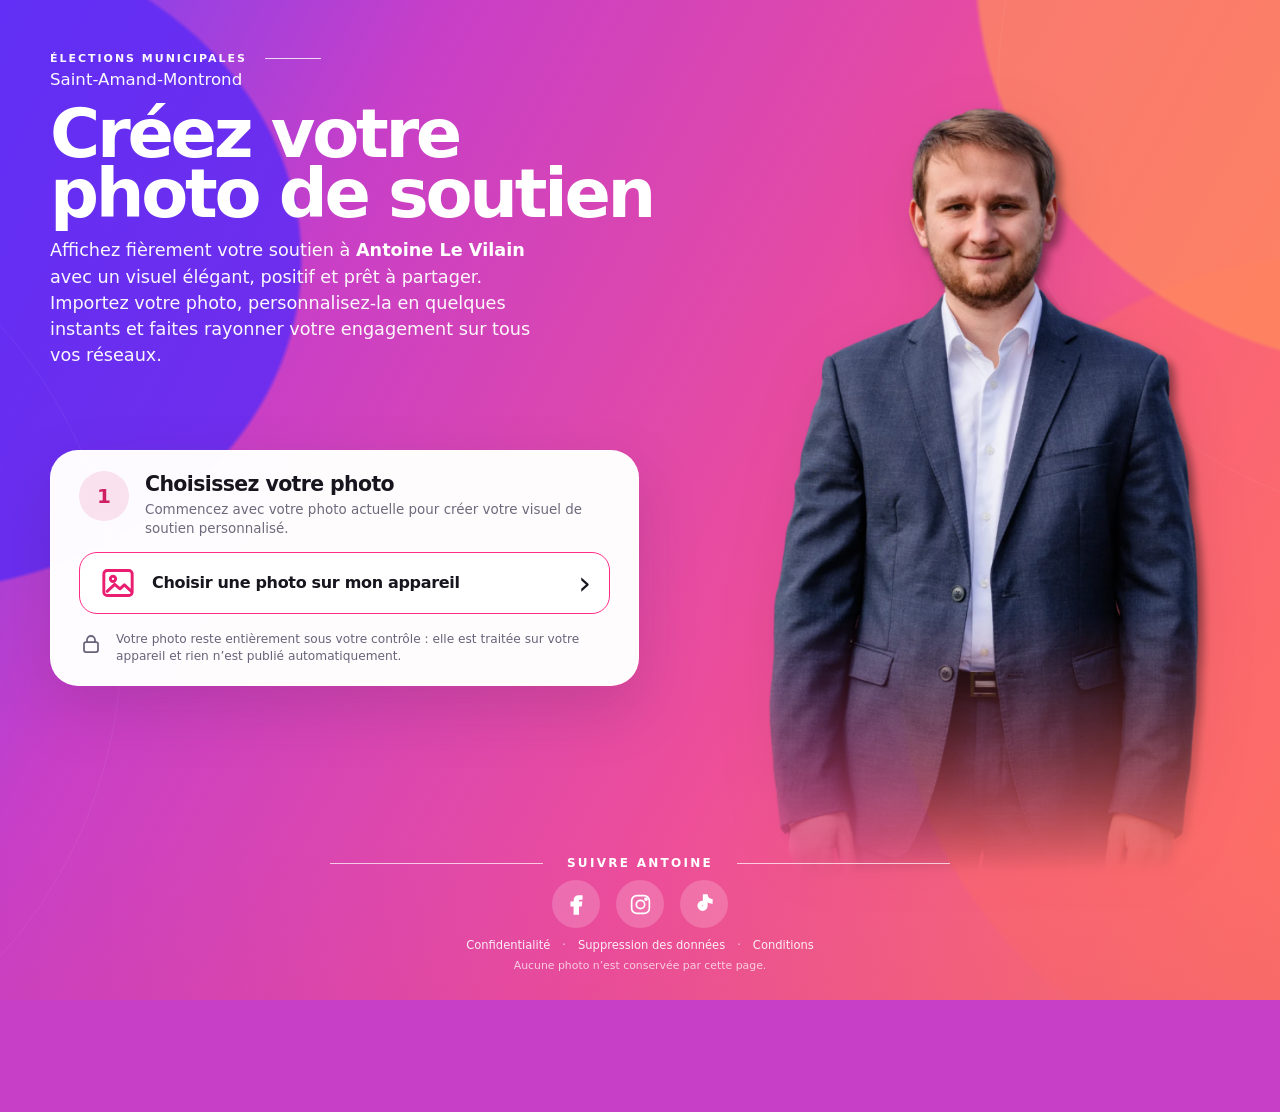
<file: index.html>
<!doctype html>
<html lang="fr">
<head>
  <meta charset="utf-8">
  <meta name="viewport" content="width=device-width, initial-scale=1, viewport-fit=cover">
  <meta name="theme-color" content="#c9409d">
  <meta name="description" content="Soutenez Antoine Le Vilain grâce à votre photo de profil. Ajoutez votre photo, personnalisez votre visuel en quelques secondes et partagez fièrement votre engagement à Saint-Amand-Montrond.">
  <title>Créez votre photo de soutien • Antoine Le Vilain • Saint-Amand-Montrond</title>
  <link rel="canonical" href="https://jevoteantoinelevilain.github.io/photo-profil/">
  <meta property="og:site_name" content="Antoine Le Vilain">
  <meta property="og:locale" content="fr_FR">
  <meta property="og:type" content="website">
  <meta property="og:title" content="Antoine Le Vilain — Photo de soutien">
  <meta property="og:description" content="Ajoutez votre photo de profil pour créer un visuel personnalisé et partagez un soutien fort à Antoine Le Vilain pour les élections municipales à Saint-Amand-Montrond.">
  <meta property="og:url" content="https://jevoteantoinelevilain.github.io/photo-profil/">
  <meta property="og:image" content="https://jevoteantoinelevilain.github.io/photo-profil/assets/share-preview-saint-amand-v36.png">
  <meta property="og:image:secure_url" content="https://jevoteantoinelevilain.github.io/photo-profil/assets/share-preview-saint-amand-v36.png">
  <meta property="og:image:type" content="image/png">
  <meta property="og:image:width" content="1200">
  <meta property="og:image:height" content="630">
  <meta property="og:image:alt" content="Visuel de partage Antoine Le Vilain pour les élections municipales à Saint-Amand-Montrond">
  <meta name="twitter:card" content="summary_large_image">
  <meta name="twitter:title" content="Antoine Le Vilain — Photo de soutien">
  <meta name="twitter:description" content="Ajoutez votre photo de profil pour créer un visuel personnalisé et partagez un soutien fort à Antoine Le Vilain pour les élections municipales à Saint-Amand-Montrond.">
  <meta name="twitter:image" content="https://jevoteantoinelevilain.github.io/photo-profil/assets/share-preview-saint-amand-v36.png">
  <link rel="icon" type="image/png" href="./assets/favicon-saint-amand-v36.png?v=36">
  <link rel="shortcut icon" href="./assets/favicon-saint-amand-v36.png?v=36">
  <link rel="apple-touch-icon" href="./assets/favicon-saint-amand-v36.png?v=36">
  <link rel="stylesheet" href="./css/style.css?v=28">
  <link rel="stylesheet" href="./css/mobile.css?v=28" media="(max-width: 700px)">
</head>
<body class="landing-page">
  <div id="fb-root"></div>

  <main>
    <section class="top-stage" aria-labelledby="heroTitle">
      <div class="hero-copy">
        <p class="eyebrow">Élections municipales</p>
        <p class="hero-context">Saint-Amand-Montrond</p>

        <h1 id="heroTitle"><span>Créez votre</span><span>photo de soutien</span></h1>

        <p class="lead">
          Affichez fièrement votre soutien à <strong>Antoine Le Vilain</strong> avec un visuel élégant, positif et prêt à partager.
          Importez votre photo, personnalisez-la en quelques instants et faites rayonner votre engagement sur tous vos réseaux.
        </p>
      </div>

      <div class="candidate-visual" aria-hidden="true">
        <picture>
          <source srcset="./assets/antoine-portrait.webp?v=18" type="image/webp">
          <img
            src="./assets/antoine-portrait.png?v=18"
            width="1080"
            height="1920"
            alt=""
            loading="eager"
            fetchpriority="high"
            decoding="async"
          >
        </picture>
      </div>

      <section class="source-card" id="sourceSection" aria-labelledby="sourceTitle">
        <div class="section-heading">
          <span class="step">1</span>
          <div>
            <h2 id="sourceTitle">Choisissez votre photo</h2>
            <p>Commencez avec votre photo actuelle pour créer votre visuel de soutien personnalisé.</p>
          </div>
        </div>

        <div class="action-stack">
<label class="button button-secondary" for="fileInput">
            <span class="button-icon image-icon" aria-hidden="true">
              <svg viewBox="0 0 24 24">
                <rect x="3.5" y="4.5" width="17" height="15" rx="2"></rect>
                <circle cx="9" cy="9.5" r="1.6"></circle>
                <path d="M5.5 17l4.5-4.2 3.2 2.7 2.6-2.4 4.2 3.9"></path>
              </svg>
            </span>
            <span class="button-label">Choisir une photo sur mon appareil</span>
            <span class="button-arrow" aria-hidden="true">›</span>
          </label>

          <input class="visually-hidden" id="fileInput" type="file" accept="image/jpeg,image/png,image/webp,image/*">
        </div>

        <div class="notice" id="uploadNotice" hidden></div>

        <div class="privacy-note">
          <span class="lock-icon" aria-hidden="true">
            <svg viewBox="0 0 24 24">
              <rect x="5" y="10" width="14" height="10" rx="2"></rect>
              <path d="M8 10V7.8A4 4 0 0 1 12 4a4 4 0 0 1 4 3.8V10"></path>
            </svg>
          </span>
          <p>Votre photo reste entièrement sous votre contrôle : elle est traitée sur votre appareil et rien n’est publié automatiquement.</p>
        </div>
      </section>
    </section>

    <section class="workflow" aria-label="Création du visuel">
      <section class="stage-section" id="editorSection" aria-labelledby="editorTitle" hidden>
        <div class="section-heading section-heading-light">
          <span class="step step-light">2</span>
          <div>
            <h2 id="editorTitle">Ajustez votre photo</h2>
            <p>Déplacez votre image et utilisez le zoom pour obtenir le cadrage souhaité.</p>
          </div>
        </div>

        <div class="canvas-wrap">
          <canvas id="editorCanvas" width="1080" height="1080" aria-label="Éditeur de photo"></canvas>
        </div>

        <div class="controls controls-light">
          <label for="zoomRange">Zoom</label>
          <input id="zoomRange" type="range" min="1" max="3" value="1" step="0.01">
        </div>

        <div class="button-row">
          <button class="button button-soft" id="resetButton" type="button">Recentrer</button>
          <button class="button button-white" id="generateButton" type="button">
            <span class="button-label">Créer ma photo de soutien</span>
          </button>
        </div>
      </section>

      <section class="stage-section" id="resultSection" aria-labelledby="resultTitle" hidden>
        <div class="section-heading section-heading-light">
          <span class="step step-light">3</span>
          <div>
            <h2 id="resultTitle">Votre photo de soutien est prête</h2>
            <p>Enregistrez votre visuel et partagez-le librement sur vos réseaux.</p>
          </div>
        </div>

        <img id="resultImage" class="result-image" alt="Visuel généré">

        <div class="action-stack result-actions">
          <a class="button button-white result-primary-action" id="facebookOpenButton" href="https://www.facebook.com/me" target="_blank" rel="noopener noreferrer">Ouvrir Facebook</a>
          <button class="button button-soft" id="shareButton" type="button" hidden>Partager ma photo</button>
          <a class="button button-soft" id="downloadButton" download="photo-profil-antoine-le-vilain.jpg">Enregistrer ma photo</a>
        </div>

        <div class="instructions">
          <strong>Pour l’utiliser comme photo de profil Facebook :</strong>
          <ol>
            <li>Enregistrez l’image.</li>
            <li>Ouvrez votre profil Facebook.</li>
            <li>Choisissez « Modifier la photo de profil ».</li>
            <li>Sélectionnez le visuel généré puis validez.</li>
          </ol>
        </div>
      </section>
    </section>
  </main>

  <section class="friend-share-section" aria-labelledby="friendShareTitle" hidden>
    <div class="friend-share-inner">
      <div class="friend-share-icon" aria-hidden="true">
        <svg viewBox="0 0 24 24" role="presentation">
          <circle cx="18" cy="5" r="2.5"></circle>
          <circle cx="6" cy="12" r="2.5"></circle>
          <circle cx="18" cy="19" r="2.5"></circle>
          <path d="M8.2 10.8l7.6-4.5M8.2 13.2l7.6 4.5"></path>
        </svg>
      </div>

      <div class="friend-share-copy">
        <h2 id="friendShareTitle">Invitez un proche à créer sa photo de soutien</h2>
        <p>Diffusez la campagne en un geste : partagez cette page et permettez à vos proches d’afficher, eux aussi, leur soutien à Antoine Le Vilain.</p>
      </div>

      <button type="button" class="button friend-share-button" id="shareSiteButton">Inviter un proche</button>

      <p class="friend-share-feedback" id="shareSiteFeedback" role="status" aria-live="polite" hidden></p>
    </div>
  </section>

  <footer class="site-footer">
    <div class="footer-inner">
      <div class="footer-title-row" aria-hidden="true">
        <span></span><p>SUIVRE ANTOINE</p><span></span>
      </div>

      <div class="social-links" aria-label="Réseaux sociaux d’Antoine Le Vilain">
        <a class="social-button" href="https://www.facebook.com/antoinelevilain18" target="_blank" rel="noopener noreferrer" aria-label="Facebook">
          <svg viewBox="0 0 24 24" aria-hidden="true"><path d="M13.6 21v-8h2.7l.4-3h-3.1V8.1c0-.9.3-1.5 1.6-1.5H17V3.9c-.3 0-1.4-.1-2.6-.1-2.6 0-4.4 1.6-4.4 4.5V10H7v3h3v8h3.6z"/></svg>
        </a>
        <a class="social-button instagram" href="https://www.instagram.com/antoine_le_vilain/" target="_blank" rel="noopener noreferrer" aria-label="Instagram">
          <svg viewBox="0 0 24 24" aria-hidden="true"><rect x="3.5" y="3.5" width="17" height="17" rx="5"/><circle cx="12" cy="12" r="4"/><circle cx="17.3" cy="6.8" r="1"/></svg>
        </a>
        <a class="social-button" href="https://www.tiktok.com/@antoinelevilain" target="_blank" rel="noopener noreferrer" aria-label="TikTok">
          <svg viewBox="0 0 24 24" aria-hidden="true"><path d="M14.2 3v10.3a4.1 4.1 0 1 1-3.5-4.1v3a1.3 1.3 0 1 0 .5 1V3h3z"/><path d="M14.2 3c.5 2.5 2 4 4.8 4.5v3c-2-.2-3.5-.8-4.8-1.9V3z"/></svg>
        </a>
      </div>

      <nav class="legal-links" aria-label="Liens légaux">
        <a href="./privacy.html">Confidentialité</a>
        <span>·</span>
        <a href="./delete-data.html">Suppression des données</a>
        <span>·</span>
        <a href="./terms.html">Conditions</a>
      </nav>

      <p class="footer-note">Aucune photo n’est conservée par cette page.</p>
    </div>
  </footer>

  <script src="./js/config.js?v=36"></script>
  <script src="./js/editor.js?v=18"></script>
  <script src="./js/share.js?v=18"></script>
  <script src="./js/app.js?v=36"></script>
</body>
</html>
</file>
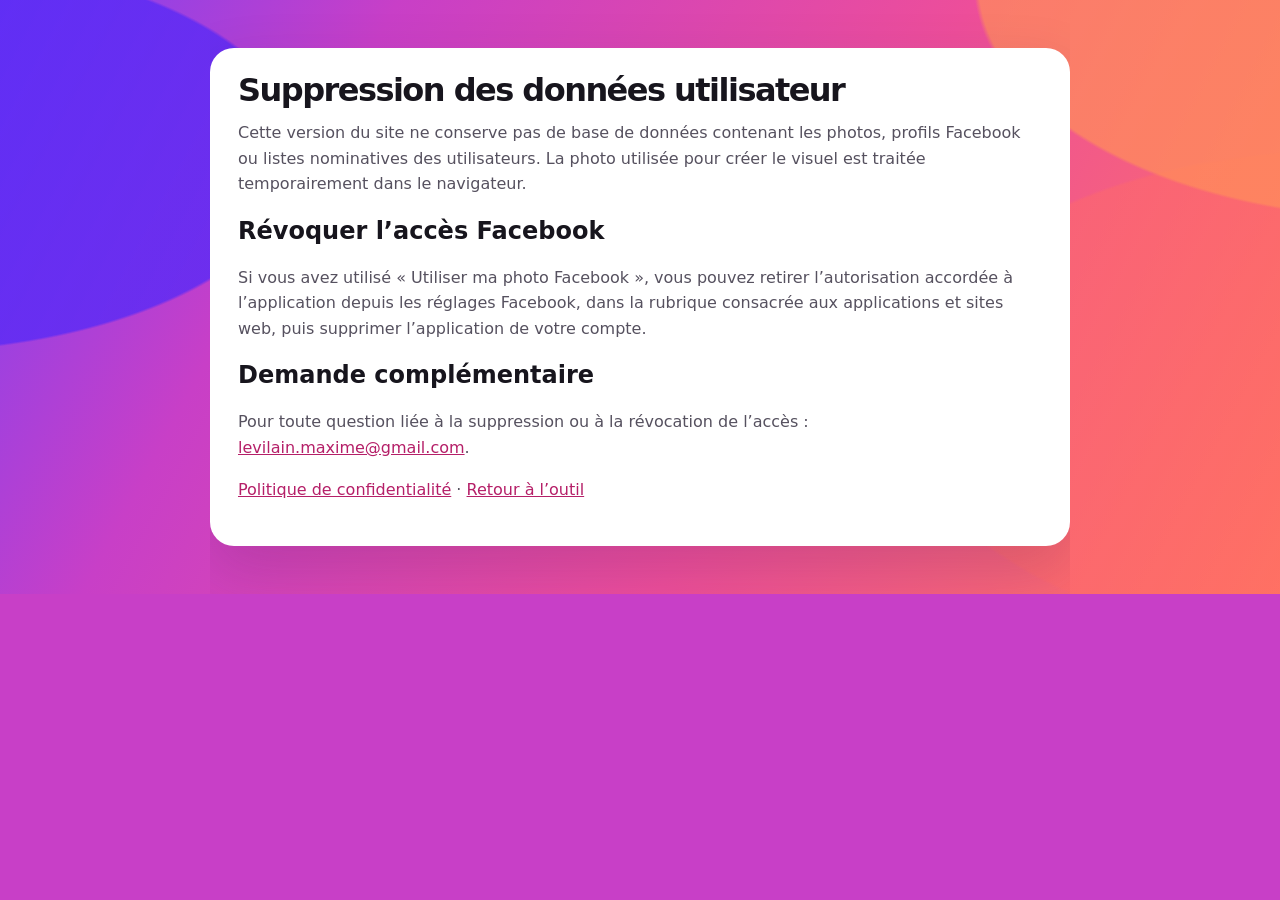
<file: delete-data.html>
<!doctype html>
<html lang="fr"><head><meta charset="utf-8"><meta name="viewport" content="width=device-width, initial-scale=1"><meta name="description" content="Instructions de suppression des données utilisateur."><title>Suppression des données utilisateur</title><link rel="stylesheet" href="./css/style.css?v=15"></head>
<body><main class="app-shell"><section class="card"><h1 style="font-size:2rem">Suppression des données utilisateur</h1><p>Cette version du site ne conserve pas de base de données contenant les photos, profils Facebook ou listes nominatives des utilisateurs. La photo utilisée pour créer le visuel est traitée temporairement dans le navigateur.</p><h2>Révoquer l’accès Facebook</h2><p>Si vous avez utilisé « Utiliser ma photo Facebook », vous pouvez retirer l’autorisation accordée à l’application depuis les réglages Facebook, dans la rubrique consacrée aux applications et sites web, puis supprimer l’application de votre compte.</p><h2>Demande complémentaire</h2><p>Pour toute question liée à la suppression ou à la révocation de l’accès : <a href="mailto:levilain.maxime@gmail.com">levilain.maxime@gmail.com</a>.</p><p><a href="./privacy.html">Politique de confidentialité</a> · <a href="./index.html">Retour à l’outil</a></p></section></main></body></html>
</file>
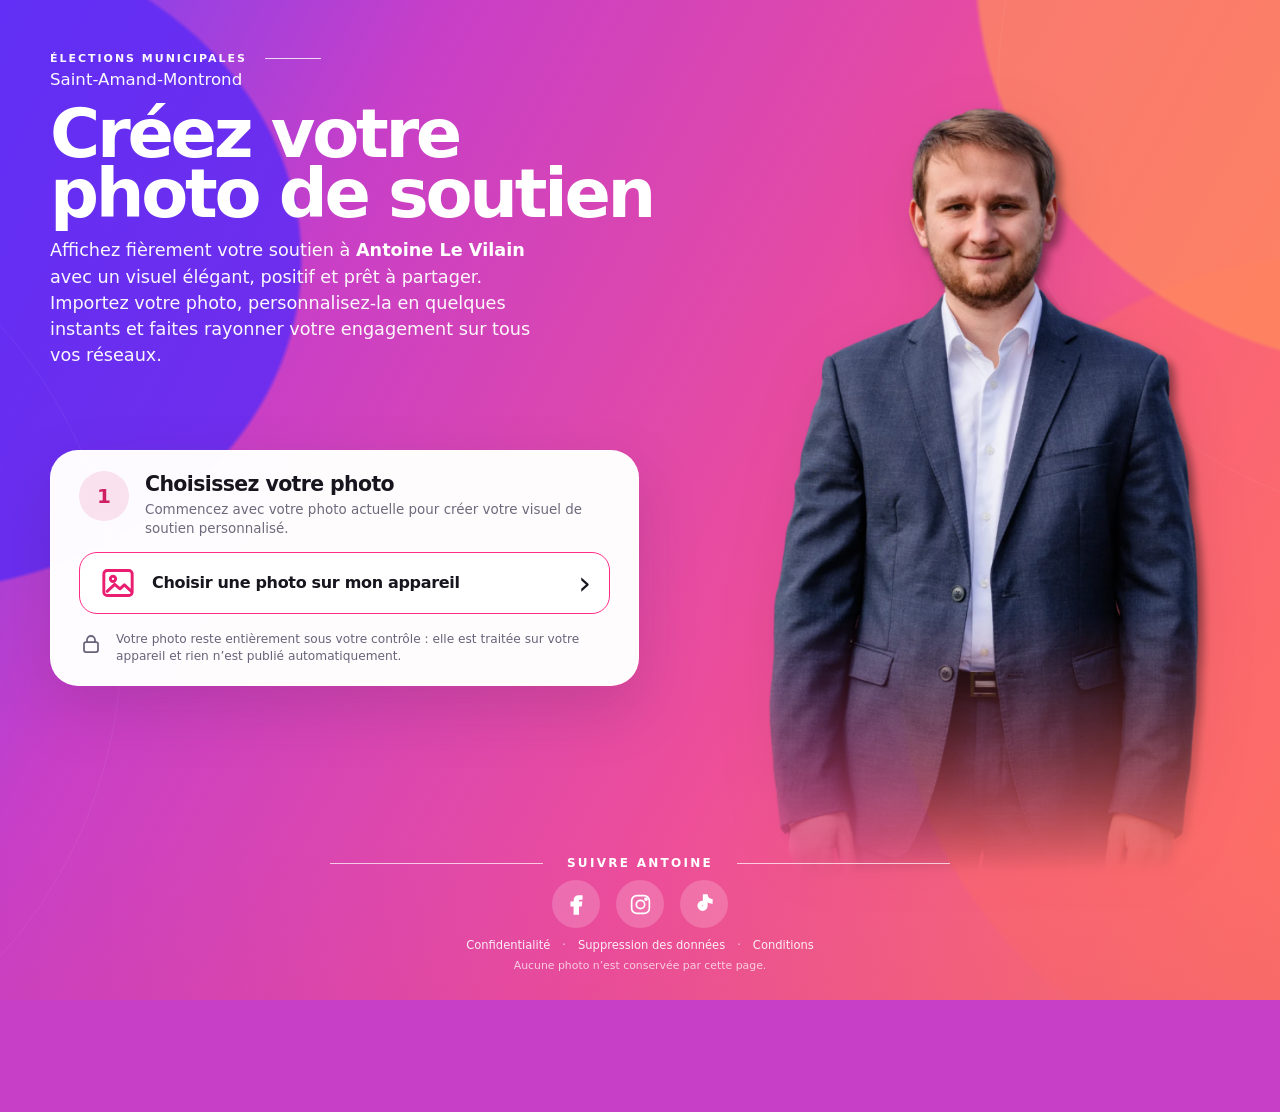
<file: partage-v32.html>
<!doctype html>
<html lang="fr">
<head>
  <meta charset="utf-8">
  <meta name="viewport" content="width=device-width, initial-scale=1">
  <title>Créez votre photo de soutien pour Antoine Le Vilain</title>
  <meta name="description" content="Ajoutez votre photo de profil pour créer un visuel personnalisé et partagez un soutien fort à Antoine Le Vilain pour les élections municipales à Saint-Amand-Montrond.">
  <meta property="og:site_name" content="Antoine Le Vilain">
  <meta property="og:locale" content="fr_FR">
  <meta property="og:type" content="website">
  <meta property="og:title" content="Créez votre photo de soutien pour Antoine Le Vilain">
  <meta property="og:description" content="Ajoutez votre photo de profil pour créer un visuel personnalisé et partagez un soutien fort à Antoine Le Vilain pour les élections municipales à Saint-Amand-Montrond.">
  <meta property="og:url" content="https://jevoteantoinelevilain.github.io/photo-profil/partage-v32.html">
  <meta property="og:image" content="https://jevoteantoinelevilain.github.io/photo-profil/assets/share-preview-saint-amand-v32.png">
  <meta property="og:image:secure_url" content="https://jevoteantoinelevilain.github.io/photo-profil/assets/share-preview-saint-amand-v32.png">
  <meta property="og:image:type" content="image/png">
  <meta property="og:image:width" content="1200">
  <meta property="og:image:height" content="630">
  <meta property="og:image:alt" content="Bannière Antoine Le Vilain — élections municipales à Saint-Amand-Montrond">
  <meta name="twitter:card" content="summary_large_image">
  <meta name="twitter:title" content="Créez votre photo de soutien pour Antoine Le Vilain">
  <meta name="twitter:description" content="Ajoutez votre photo de profil pour créer un visuel personnalisé et partagez un soutien fort à Antoine Le Vilain pour les élections municipales à Saint-Amand-Montrond.">
  <meta name="twitter:image" content="https://jevoteantoinelevilain.github.io/photo-profil/assets/share-preview-saint-amand-v32.png">
  <link rel="icon" type="image/png" href="./assets/favicon-saint-amand.png">
  <script>
    window.location.replace("https://jevoteantoinelevilain.github.io/photo-profil/");
  </script>
</head>
<body>
  <p><a href="https://jevoteantoinelevilain.github.io/photo-profil/">Accéder à la création de votre photo de soutien</a></p>
</body>
</html>
</file>
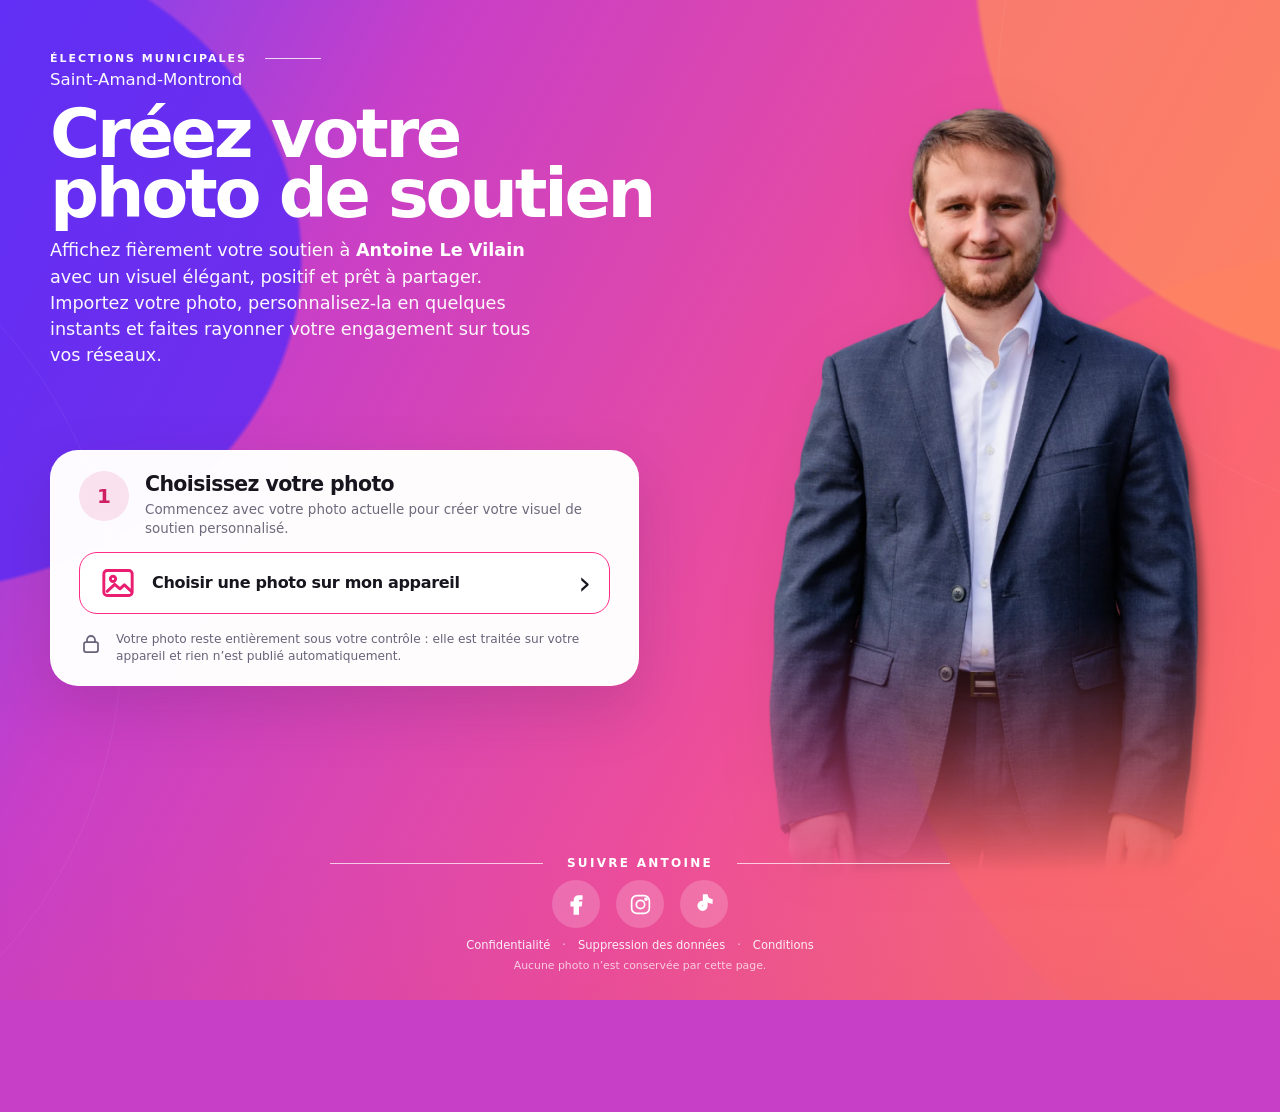
<file: partage-v34.html>
<!doctype html>
<html lang="fr">
<head>
  <meta charset="utf-8">
  <meta name="viewport" content="width=device-width, initial-scale=1">
  <title>Antoine Le Vilain — Photo de soutien</title>
  <meta name="description" content="Ajoutez votre photo de profil pour créer un visuel personnalisé et partagez un soutien fort à Antoine Le Vilain pour les élections municipales à Saint-Amand-Montrond.">

  <meta property="og:site_name" content="Antoine Le Vilain">
  <meta property="og:locale" content="fr_FR">
  <meta property="og:type" content="website">
  <meta property="og:title" content="Antoine Le Vilain — Photo de soutien">
  <meta property="og:description" content="Ajoutez votre photo de profil pour créer un visuel personnalisé et partagez un soutien fort à Antoine Le Vilain pour les élections municipales à Saint-Amand-Montrond.">
  <meta property="og:url" content="https://jevoteantoinelevilain.github.io/photo-profil/partage-v34.html">
  <meta property="og:image" content="https://jevoteantoinelevilain.github.io/photo-profil/assets/share-preview-saint-amand-v34.png">
  <meta property="og:image:secure_url" content="https://jevoteantoinelevilain.github.io/photo-profil/assets/share-preview-saint-amand-v34.png">
  <meta property="og:image:type" content="image/png">
  <meta property="og:image:width" content="1200">
  <meta property="og:image:height" content="630">
  <meta property="og:image:alt" content="Antoine Le Vilain — élections municipales à Saint-Amand-Montrond">

  <meta name="twitter:card" content="summary_large_image">
  <meta name="twitter:title" content="Antoine Le Vilain — Photo de soutien">
  <meta name="twitter:description" content="Ajoutez votre photo de profil pour créer un visuel personnalisé et partagez un soutien fort à Antoine Le Vilain pour les élections municipales à Saint-Amand-Montrond.">
  <meta name="twitter:image" content="https://jevoteantoinelevilain.github.io/photo-profil/assets/share-preview-saint-amand-v34.png">

  <link rel="icon" type="image/png" href="./assets/favicon-saint-amand.png">

  <script>
    // Les crawlers lisent les balises ci-dessus ; les visiteurs humains sont renvoyés vers le site.
    window.location.replace("https://jevoteantoinelevilain.github.io/photo-profil/");
  </script>
</head>
<body>
  <p><a href="https://jevoteantoinelevilain.github.io/photo-profil/">Créer votre photo de soutien</a></p>
</body>
</html>
</file>
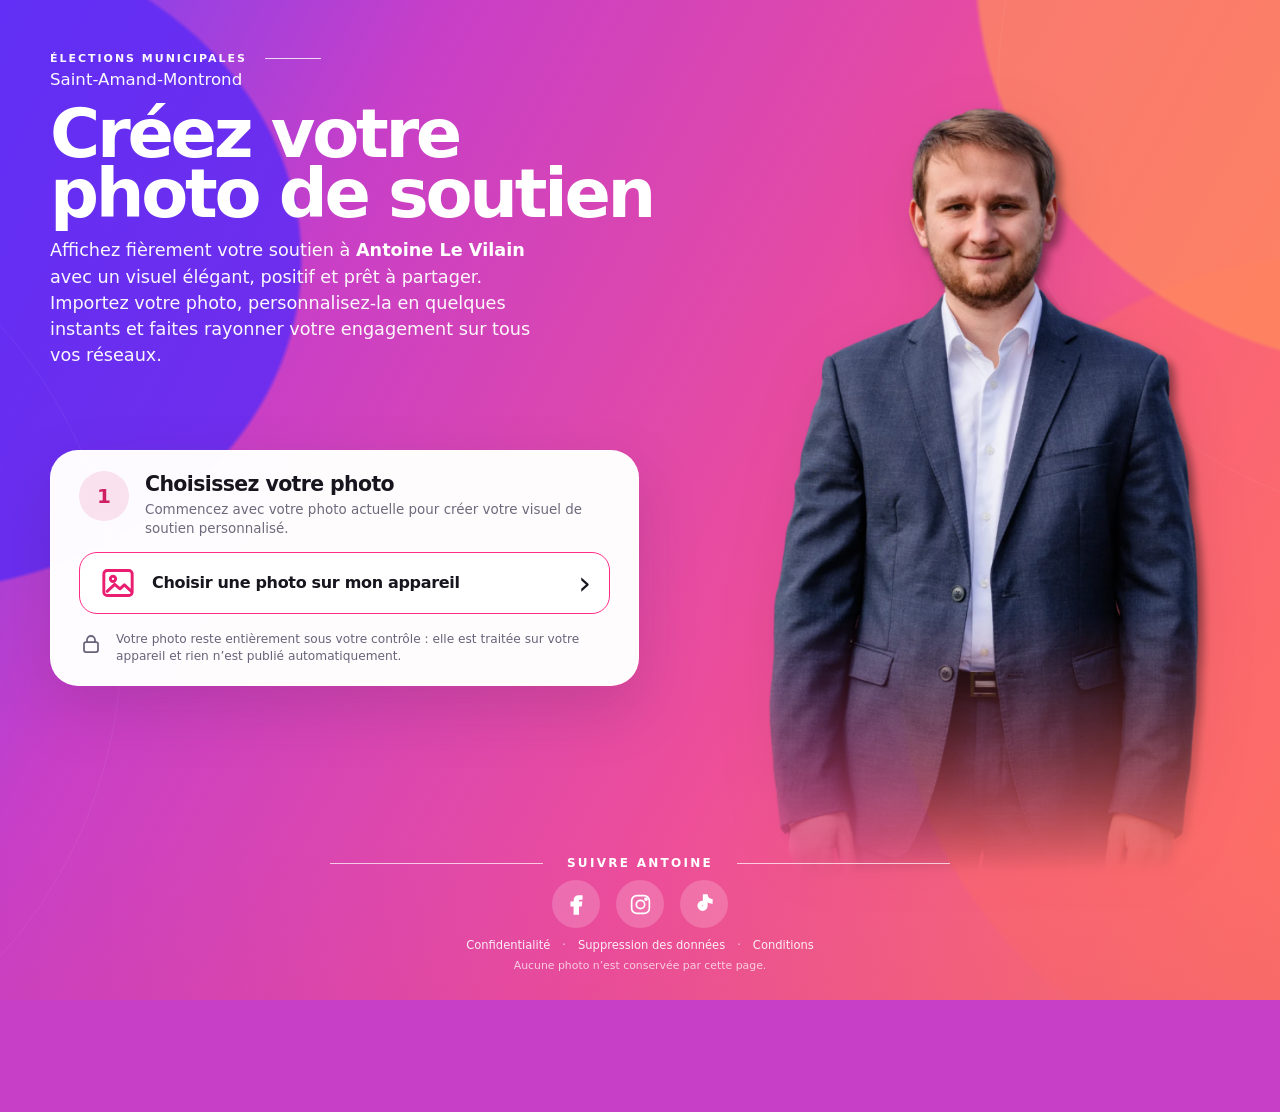
<file: partage-v36.html>
<!doctype html>
<html lang="fr">
<head>
  <meta charset="utf-8">
  <meta name="viewport" content="width=device-width, initial-scale=1">
  <title>Antoine Le Vilain — Photo de soutien</title>
  <meta name="description" content="Ajoutez votre photo de profil pour créer un visuel personnalisé et partagez un soutien fort à Antoine Le Vilain pour les élections municipales à Saint-Amand-Montrond.">

  <meta property="og:site_name" content="Antoine Le Vilain">
  <meta property="og:locale" content="fr_FR">
  <meta property="og:type" content="website">
  <meta property="og:title" content="Antoine Le Vilain — Photo de soutien">
  <meta property="og:description" content="Ajoutez votre photo de profil pour créer un visuel personnalisé et partagez un soutien fort à Antoine Le Vilain pour les élections municipales à Saint-Amand-Montrond.">
  <meta property="og:url" content="https://jevoteantoinelevilain.github.io/photo-profil/partage-v36.html">
  <meta property="og:image" content="https://jevoteantoinelevilain.github.io/photo-profil/assets/share-preview-saint-amand-v36.png">
  <meta property="og:image:secure_url" content="https://jevoteantoinelevilain.github.io/photo-profil/assets/share-preview-saint-amand-v36.png">
  <meta property="og:image:type" content="image/png">
  <meta property="og:image:width" content="1200">
  <meta property="og:image:height" content="630">
  <meta property="og:image:alt" content="Antoine Le Vilain — élections municipales à Saint-Amand-Montrond">

  <meta name="twitter:card" content="summary_large_image">
  <meta name="twitter:title" content="Antoine Le Vilain — Photo de soutien">
  <meta name="twitter:description" content="Ajoutez votre photo de profil pour créer un visuel personnalisé et partagez un soutien fort à Antoine Le Vilain pour les élections municipales à Saint-Amand-Montrond.">
  <meta name="twitter:image" content="https://jevoteantoinelevilain.github.io/photo-profil/assets/share-preview-saint-amand-v36.png">

  <link rel="icon" type="image/png" href="./assets/favicon-saint-amand-v36.png?v=36">

  <script>
    // Les crawlers lisent les balises ci-dessus ; les visiteurs humains sont renvoyés vers le site.
    window.location.replace("https://jevoteantoinelevilain.github.io/photo-profil/");
  </script>
</head>
<body>
  <p><a href="https://jevoteantoinelevilain.github.io/photo-profil/">Créer votre photo de soutien</a></p>
</body>
</html>
</file>
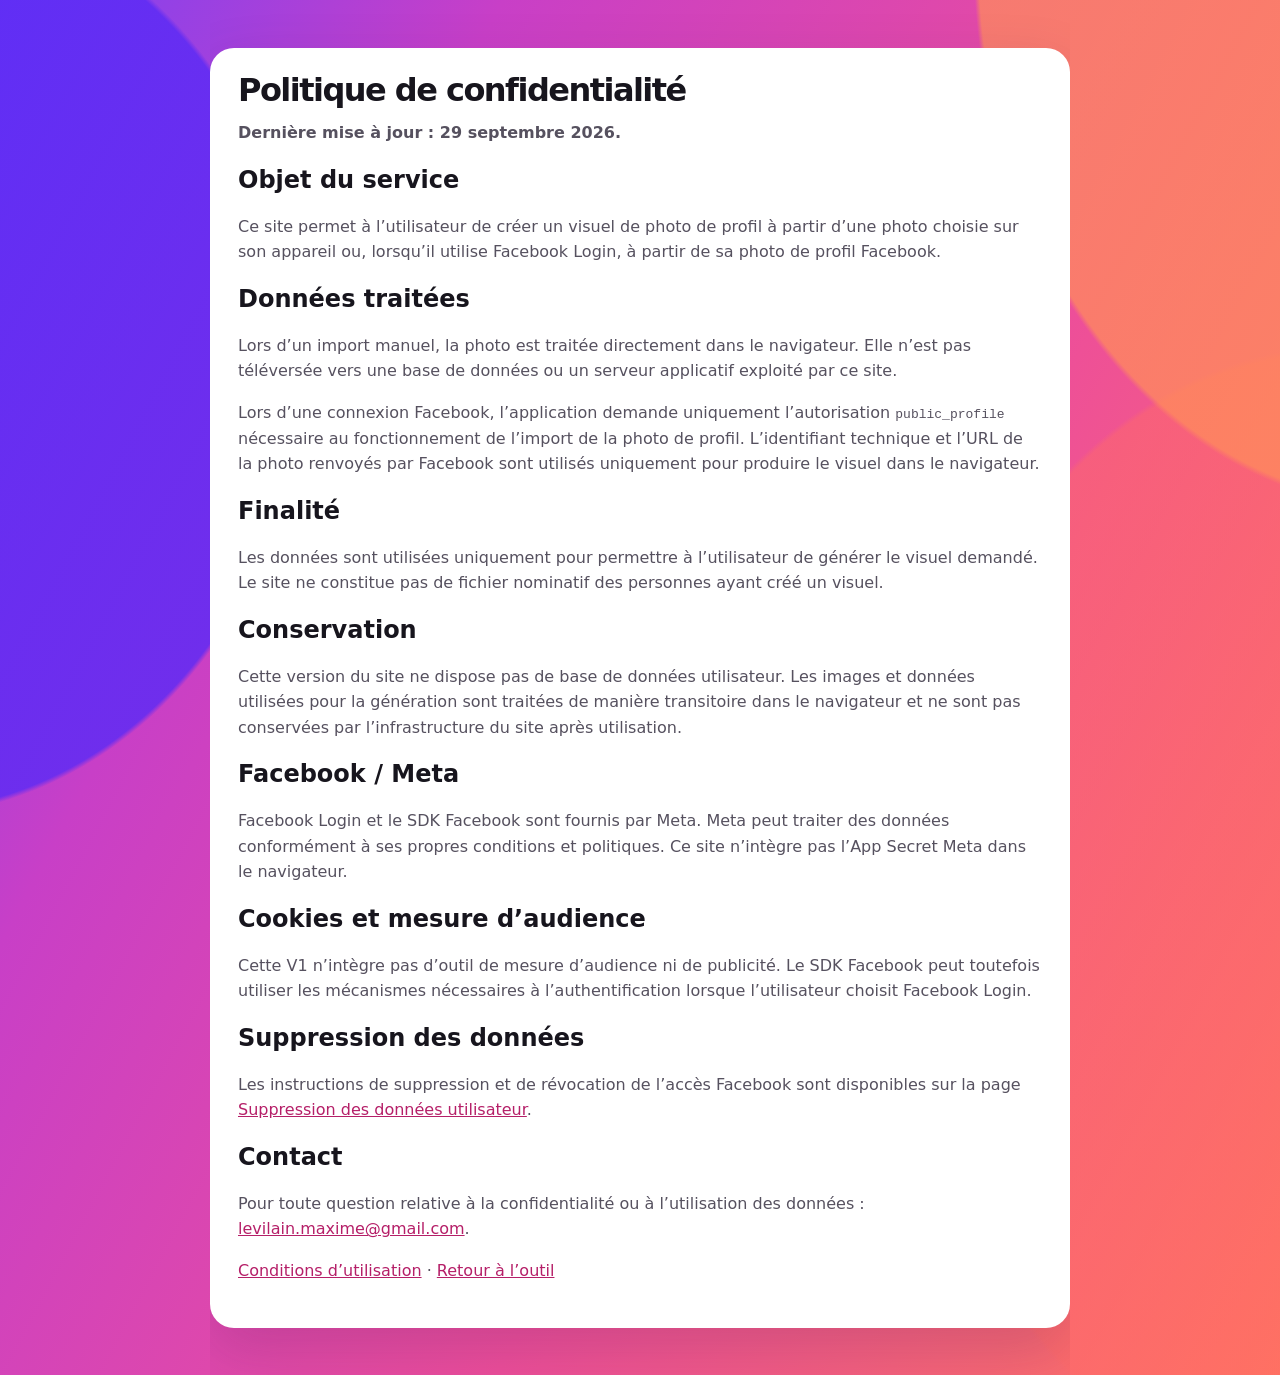
<file: privacy.html>
<!doctype html>
<html lang="fr"><head><meta charset="utf-8"><meta name="viewport" content="width=device-width, initial-scale=1"><meta name="description" content="Politique de confidentialité de l’outil de création de photo de profil."><title>Politique de confidentialité</title><link rel="stylesheet" href="./css/style.css?v=15"></head>
<body><main class="app-shell"><section class="card"><h1 style="font-size:2rem">Politique de confidentialité</h1><p><strong>Dernière mise à jour : 29 septembre 2026.</strong></p><h2>Objet du service</h2><p>Ce site permet à l’utilisateur de créer un visuel de photo de profil à partir d’une photo choisie sur son appareil ou, lorsqu’il utilise Facebook Login, à partir de sa photo de profil Facebook.</p><h2>Données traitées</h2><p>Lors d’un import manuel, la photo est traitée directement dans le navigateur. Elle n’est pas téléversée vers une base de données ou un serveur applicatif exploité par ce site.</p><p>Lors d’une connexion Facebook, l’application demande uniquement l’autorisation <code>public_profile</code> nécessaire au fonctionnement de l’import de la photo de profil. L’identifiant technique et l’URL de la photo renvoyés par Facebook sont utilisés uniquement pour produire le visuel dans le navigateur.</p><h2>Finalité</h2><p>Les données sont utilisées uniquement pour permettre à l’utilisateur de générer le visuel demandé. Le site ne constitue pas de fichier nominatif des personnes ayant créé un visuel.</p><h2>Conservation</h2><p>Cette version du site ne dispose pas de base de données utilisateur. Les images et données utilisées pour la génération sont traitées de manière transitoire dans le navigateur et ne sont pas conservées par l’infrastructure du site après utilisation.</p><h2>Facebook / Meta</h2><p>Facebook Login et le SDK Facebook sont fournis par Meta. Meta peut traiter des données conformément à ses propres conditions et politiques. Ce site n’intègre pas l’App Secret Meta dans le navigateur.</p><h2>Cookies et mesure d’audience</h2><p>Cette V1 n’intègre pas d’outil de mesure d’audience ni de publicité. Le SDK Facebook peut toutefois utiliser les mécanismes nécessaires à l’authentification lorsque l’utilisateur choisit Facebook Login.</p><h2>Suppression des données</h2><p>Les instructions de suppression et de révocation de l’accès Facebook sont disponibles sur la page <a href="./delete-data.html">Suppression des données utilisateur</a>.</p><h2>Contact</h2><p>Pour toute question relative à la confidentialité ou à l’utilisation des données : <a href="mailto:levilain.maxime@gmail.com">levilain.maxime@gmail.com</a>.</p><p><a href="./terms.html">Conditions d’utilisation</a> · <a href="./index.html">Retour à l’outil</a></p></section></main></body></html>
</file>
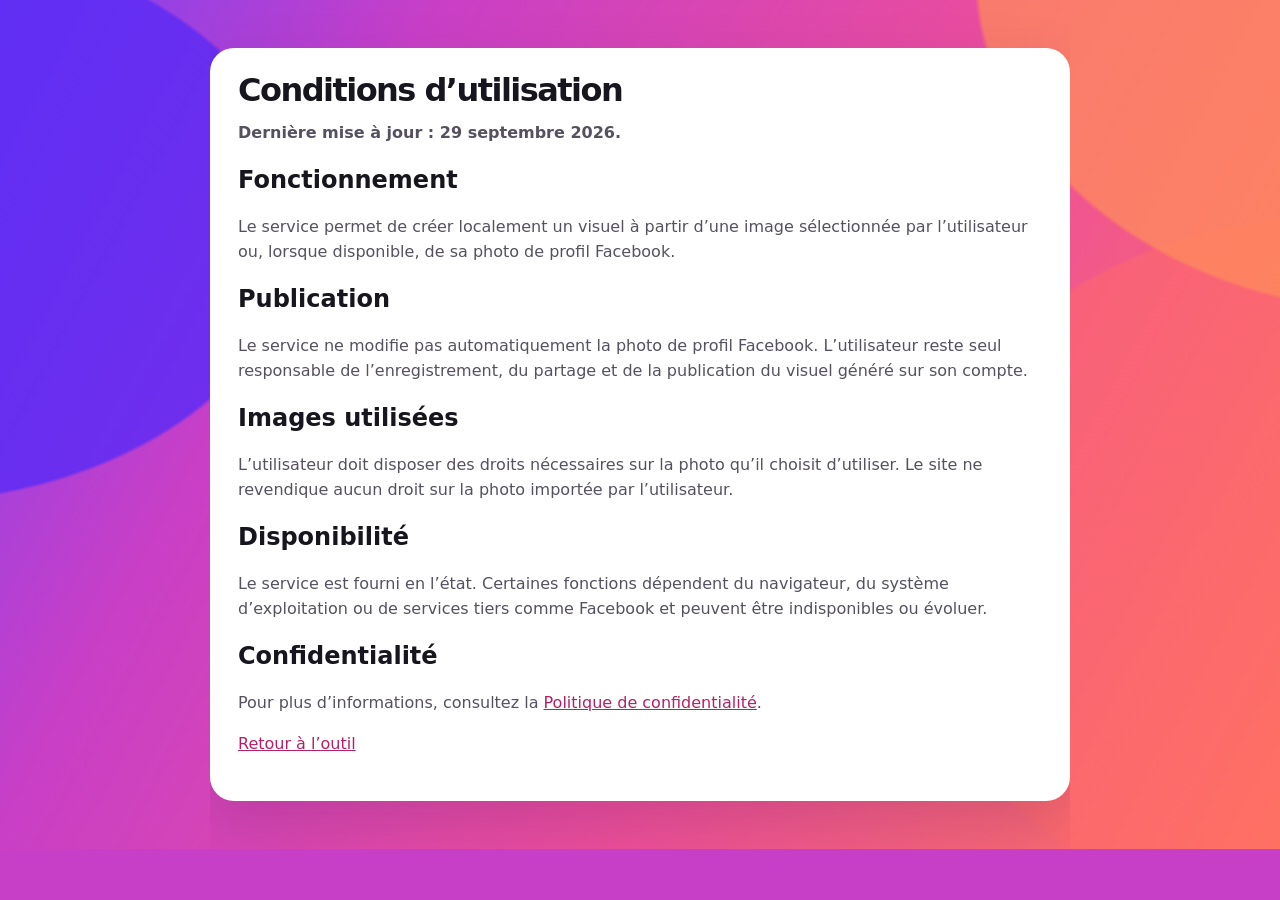
<file: terms.html>
<!doctype html>
<html lang="fr"><head><meta charset="utf-8"><meta name="viewport" content="width=device-width, initial-scale=1"><meta name="description" content="Conditions d’utilisation de l’outil de création de photo de profil."><title>Conditions d’utilisation</title><link rel="stylesheet" href="./css/style.css?v=15"></head>
<body><main class="app-shell"><section class="card"><h1 style="font-size:2rem">Conditions d’utilisation</h1><p><strong>Dernière mise à jour : 29 septembre 2026.</strong></p><h2>Fonctionnement</h2><p>Le service permet de créer localement un visuel à partir d’une image sélectionnée par l’utilisateur ou, lorsque disponible, de sa photo de profil Facebook.</p><h2>Publication</h2><p>Le service ne modifie pas automatiquement la photo de profil Facebook. L’utilisateur reste seul responsable de l’enregistrement, du partage et de la publication du visuel généré sur son compte.</p><h2>Images utilisées</h2><p>L’utilisateur doit disposer des droits nécessaires sur la photo qu’il choisit d’utiliser. Le site ne revendique aucun droit sur la photo importée par l’utilisateur.</p><h2>Disponibilité</h2><p>Le service est fourni en l’état. Certaines fonctions dépendent du navigateur, du système d’exploitation ou de services tiers comme Facebook et peuvent être indisponibles ou évoluer.</p><h2>Confidentialité</h2><p>Pour plus d’informations, consultez la <a href="./privacy.html">Politique de confidentialité</a>.</p><p><a href="./index.html">Retour à l’outil</a></p></section></main></body></html>
</file>
<file: css/style.css>
* { box-sizing: border-box; }

:root {
  color-scheme: light;
  --violet: #7a42f4;
  --magenta: #c83fc7;
  --rose: #ed4e9a;
  --coral: #ff765e;
  --ink: #17151d;
  --muted: #6d6a7c;
  --white: #fff;
  --facebook: #1683f8;
  --line: rgba(82, 70, 105, 0.20);
  --pink-line: #ff2b86;
  --card-shadow: 0 24px 60px rgba(82, 29, 92, 0.20);
}

html,
body {
  width: 100%;
  max-width: 100%;
  min-height: 100%;
  margin: 0;
  overflow-x: hidden;
}

html { background: var(--magenta); }

body {
  font-family: Inter, ui-sans-serif, system-ui, -apple-system, BlinkMacSystemFont, "Segoe UI", Arial, sans-serif;
  color: var(--white);
  background:
    radial-gradient(95% 100% at -8% 26%, rgba(91, 42, 245, .82) 0 33%, transparent 33.4%),
    radial-gradient(78% 92% at 110% -3%, rgba(255, 141, 91, .72) 0 43%, transparent 43.5%),
    radial-gradient(75% 90% at 105% 67%, rgba(255, 106, 104, .48) 0 46%, transparent 46.5%),
    linear-gradient(118deg, var(--violet) 0%, var(--magenta) 25%, var(--rose) 61%, var(--coral) 100%);
}

button,
input,
a { font: inherit; }

[hidden] { display: none !important; }

main { overflow-x: clip; }

.top-stage {
  position: relative;
  z-index: 1;
  width: min(calc(100% - 64px), 1180px);
  min-height: clamp(730px, calc(100svh - 116px), 850px);
  margin-inline: auto;
  overflow: visible;
}

.top-stage::before,
.top-stage::after {
  content: "";
  position: absolute;
  z-index: -1;
  pointer-events: none;
  border-radius: 50%;
  border: 1px solid rgba(255, 255, 255, .06);
}

.top-stage::before {
  width: 940px;
  height: 940px;
  left: -870px;
  top: 170px;
}

.top-stage::after {
  width: 880px;
  height: 880px;
  right: -650px;
  top: -360px;
}

.hero-copy {
  position: absolute;
  z-index: 4;
  left: 0;
  top: clamp(36px, 5.2vh, 54px);
  width: min(54%, 650px);
}

.eyebrow {
  position: relative;
  display: inline-flex;
  align-items: center;
  gap: 18px;
  margin: 0 0 5px;
  color: rgba(255, 255, 255, .96);
  font-size: clamp(.68rem, .86vw, .78rem);
  font-weight: 800;
  line-height: 1.1;
  letter-spacing: .18em;
  text-transform: uppercase;
}

.eyebrow::after {
  content: "";
  width: 56px;
  height: 1px;
  background: rgba(255, 255, 255, .8);
}

.hero-context {
  margin: 0 0 14px;
  color: rgba(255, 255, 255, .96);
  font-size: clamp(1rem, 1.3vw, 1.2rem);
  font-weight: 400;
}

h1 {
  width: 100%;
  max-width: none;
  margin: 0;
  color: #fff;
  font-size: clamp(4.2rem, 6.7vw, 6.65rem);
  font-weight: 900;
  line-height: .88;
  letter-spacing: -.048em;
  text-wrap: balance;
}

.lead {
  max-width: 41ch;
  margin: 14px 0 0;
  color: rgba(255, 255, 255, .96);
  font-size: clamp(.98rem, 1.25vw, 1.12rem);
  font-weight: 400;
  line-height: 1.42;
  text-wrap: pretty;
}

.candidate-visual {
  position: absolute;
  z-index: 2;
  right: -34px;
  top: 0;
  bottom: -48px;
  width: 56%;
  pointer-events: none;
}

.candidate-visual picture { display: contents; }

.candidate-visual img {
  position: absolute;
  right: -10px;
  bottom: -10px;
  width: auto;
  height: clamp(750px, 92vh, 930px);
  max-width: none;
  object-fit: contain;
  object-position: bottom right;
  filter: drop-shadow(0 15px 28px rgba(45, 11, 42, .12));
}

.source-card {
  position: absolute;
  z-index: 6;
  left: 0;
  bottom: 36px;
  width: clamp(520px, 46vw, 610px);
  padding: 20px 28px 20px;
  color: var(--ink);
  background: rgba(255, 255, 255, .985);
  border: 1px solid rgba(255, 255, 255, .8);
  border-radius: 28px;
  box-shadow: var(--card-shadow);
}

.section-heading {
  display: flex;
  align-items: flex-start;
  gap: 16px;
  margin-bottom: 14px;
}

.section-heading h2 {
  margin: 2px 0 0;
  color: var(--ink);
  font-size: clamp(1.15rem, 1.6vw, 1.38rem);
  font-weight: 850;
  line-height: 1.1;
  letter-spacing: -.03em;
}

.section-heading p {
  margin: 4px 0 0;
  color: var(--muted);
  font-size: clamp(.79rem, 1.05vw, .94rem);
  line-height: 1.42;
}

.step {
  display: grid;
  flex: 0 0 50px;
  width: 50px;
  height: 50px;
  place-items: center;
  border-radius: 50%;
  color: #cf1f65;
  background: #f9e2ed;
  font-size: 1.25rem;
  font-weight: 850;
}

.action-stack { display: grid; gap: 9px; }

.button {
  min-height: 60px;
  display: flex;
  align-items: center;
  gap: 14px;
  width: 100%;
  padding: 10px 18px;
  border: 1px solid transparent;
  border-radius: 18px;
  text-decoration: none;
  font-weight: 800;
  letter-spacing: -.02em;
  cursor: pointer;
  transition: transform 150ms ease, box-shadow 150ms ease, background 150ms ease;
}

.button:active { transform: translateY(1px); }
.button:disabled { opacity: .58; cursor: wait; }
.button-label { flex: 1; text-align: left; }
.button-arrow { font-size: 2rem; line-height: 1; font-weight: 400; }
.button-icon { flex: 0 0 auto; width: 40px; height: 40px; display: grid; place-items: center; }

.facebook-icon {
  border-radius: 50%;
  color: var(--facebook);
  background: #fff;
  font-family: Arial, sans-serif;
  font-size: 2rem;
  font-weight: 900;
  line-height: 1;
}

.image-icon { color: #e91e70; }
.image-icon svg,
.lock-icon svg {
  width: 100%;
  height: 100%;
  fill: none;
  stroke: currentColor;
  stroke-width: 1.75;
  stroke-linecap: round;
  stroke-linejoin: round;
}

.button-facebook {
  color: #fff;
  background: linear-gradient(135deg, #1189ff 0%, #0876ef 100%);
  box-shadow: 0 12px 26px rgba(9, 118, 239, .24);
}

.button-secondary {
  min-height: 57px;
  color: var(--ink);
  background: rgba(255, 255, 255, .98);
  border: 1.5px solid var(--pink-line);
}

.separator {
  display: flex;
  align-items: center;
  gap: 16px;
  margin: -1px 0;
  color: #8b8699;
  font-size: .86rem;
}

.separator::before,
.separator::after {
  content: "";
  flex: 1;
  height: 1px;
  background: var(--line);
}

.privacy-note {
  display: flex;
  gap: 13px;
  align-items: flex-start;
  margin-top: 8px;
  padding-top: 9px;
  color: #67647a;
}

.privacy-note p {
  margin: 0;
  font-size: clamp(.75rem, .95vw, .86rem);
  line-height: 1.42;
}

.lock-icon {
  flex: 0 0 24px;
  width: 24px;
  height: 24px;
  margin-top: 1px;
}

.workflow {
  position: relative;
  z-index: 12;
  width: min(calc(100% - 40px), 850px);
  margin: 0 auto;
  padding: 24px 0 64px;
}

.stage-section {
  margin-top: 28px;
  padding: 26px;
  border: 1px solid rgba(255, 255, 255, .20);
  border-radius: 28px;
  background: rgba(255, 255, 255, .10);
  box-shadow: 0 24px 60px rgba(68, 19, 76, .15);
  backdrop-filter: blur(14px);
  -webkit-backdrop-filter: blur(14px);
}

.section-heading-light h2 { color: #fff; }
.section-heading-light p { color: rgba(255, 255, 255, .82); }
.step-light { color: #cf1f65; background: #fff; }

.canvas-wrap {
  width: 100%;
  aspect-ratio: 1;
  overflow: hidden;
  border-radius: 22px;
  background: #fff;
  box-shadow: 0 18px 38px rgba(68, 19, 76, .15);
  touch-action: none;
}

#editorCanvas { display: block; width: 100%; height: 100%; touch-action: none; }
.controls { margin-top: 16px; }
.controls label { display: block; margin-bottom: 8px; font-size: .9rem; font-weight: 800; }
.controls-light label { color: #fff; }
.controls input[type="range"] { width: 100%; }
.button-row { display: grid; grid-template-columns: 1fr 1.35fr; gap: 10px; margin-top: 18px; }
.button-white { color: #b92a72; background: #fff; }
.button-soft { color: #fff; border-color: rgba(255, 255, 255, .34); background: rgba(255, 255, 255, .10); }
.result-image { display: block; width: 100%; aspect-ratio: 1; object-fit: cover; border-radius: 22px; margin-bottom: 18px; }
.instructions { margin-top: 18px; padding: 17px; border: 1px solid rgba(255,255,255,.18); border-radius: 16px; color: rgba(255,255,255,.9); background: rgba(255,255,255,.08); line-height: 1.5; }
.instructions ol { padding-left: 21px; margin: 8px 0 0; }
.notice { margin-top: 12px; padding: 12px 14px; border-radius: 13px; background: #f7f7f8; color: #40444a; font-size: .9rem; line-height: 1.45; }
.notice.error { background: #fff0f0; color: #8a2222; }

.site-footer {
  position: relative;
  z-index: 9;
  min-height: 116px;
  margin-top: -48px;
  color: #fff;
  background: linear-gradient(180deg, rgba(200, 63, 199, .0) 0%, rgba(181, 51, 149, .22) 100%);
}

.footer-inner {
  width: min(calc(100% - 40px), 620px);
  margin: 0 auto;
  padding: 12px 0 max(24px, calc(env(safe-area-inset-bottom) + 16px));
  text-align: center;
}

.footer-title-row {
  display: grid;
  grid-template-columns: 1fr auto 1fr;
  align-items: center;
  gap: 24px;
}

.footer-title-row span {
  height: 1px;
  background: rgba(255, 255, 255, .70);
}

.footer-title-row p {
  margin: 0;
  font-size: .75rem;
  font-weight: 800;
  letter-spacing: .19em;
}

.social-links {
  display: flex;
  justify-content: center;
  gap: 16px;
  margin-top: 10px;
}

.social-button {
  width: 48px;
  height: 48px;
  display: grid;
  place-items: center;
  color: #fff;
  text-decoration: none;
  border: 0;
  border-radius: 50%;
  background: rgba(255, 255, 255, .19);
}

.social-button svg { width: 25px; height: 25px; fill: currentColor; stroke: currentColor; stroke-width: 1.6; }
.social-button.instagram svg { fill: none; }

.legal-links {
  display: flex;
  justify-content: center;
  flex-wrap: wrap;
  gap: 7px 12px;
  margin-top: 10px;
  font-size: .72rem;
}

.legal-links a { color: rgba(255,255,255,.9); text-decoration: none; }
.legal-links span { opacity: .7; }
.footer-note { margin: 7px 0 0; color: rgba(255,255,255,.72); font-size: .68rem; }

/* Legal/support pages */
.app-shell {
  width: min(calc(100% - 32px), 860px);
  margin: 0 auto;
  padding: 48px 0;
}
.app-shell .card {
  color: var(--ink);
  background: #fff;
  border-radius: 24px;
  padding: 28px;
  box-shadow: var(--card-shadow);
}
.app-shell .card h1,
.app-shell .card h2 { color: var(--ink); }
.app-shell .card p { color: #56515f; line-height: 1.6; }
.app-shell .card a { color: #b51f68; }

@media (max-width: 1100px) and (min-width: 701px) {
  .top-stage { width: min(calc(100% - 48px), 1030px); }
  .hero-copy { width: 54%; }
  h1 { font-size: clamp(3.75rem, 6.8vw, 5.4rem); }
  .lead { max-width: 36ch; }
  .candidate-visual { right: -40px; width: 53%; }
  .candidate-visual img { height: clamp(700px, 88vh, 830px); }
  .source-card { width: min(53vw, 545px); }
}

@media (max-width: 700px) {
  body {
    background:
      radial-gradient(88% 54% at -10% 12%, rgba(91, 42, 245, .82) 0 38%, transparent 38.4%),
      radial-gradient(82% 70% at 114% -4%, rgba(255, 135, 91, .64) 0 40%, transparent 40.4%),
      radial-gradient(95% 70% at 112% 84%, rgba(255, 91, 111, .46) 0 50%, transparent 50.5%),
      linear-gradient(145deg, var(--violet) 0%, var(--magenta) 31%, var(--rose) 67%, var(--coral) 100%);
  }

  .top-stage {
    width: 100%;
    min-height: 1360px;
    margin: 0;
    padding: 0;
    overflow: hidden;
  }

  .top-stage::before {
    width: 720px;
    height: 720px;
    left: -610px;
    top: 500px;
  }

  .top-stage::after {
    width: 690px;
    height: 690px;
    right: -560px;
    top: -180px;
  }

  .hero-copy {
    position: absolute;
    left: 0;
    top: max(36px, calc(env(safe-area-inset-top) + 24px));
    width: 100%;
    padding: 0 28px;
  }

  .eyebrow {
    display: flex;
    width: 100%;
    margin-bottom: 8px;
    font-size: clamp(.66rem, 2.8vw, .76rem);
  }

  .eyebrow::after {
    width: 52px;
    flex: 0 0 52px;
  }

  .hero-context {
    margin-bottom: 20px;
    font-size: clamp(1rem, 4.2vw, 1.2rem);
  }

  h1 {
    width: 56%;
    max-width: 6.2ch;
    font-size: clamp(3.25rem, 14vw, 4.65rem);
    line-height: .91;
  }

  .lead {
    width: 48%;
    max-width: 220px;
    margin-top: 20px;
    font-size: clamp(.88rem, 3.6vw, 1.05rem);
    line-height: 1.48;
  }

  .candidate-visual {
    top: 55px;
    right: -4%;
    bottom: auto;
    width: 70%;
    height: 790px;
  }

  .candidate-visual img {
    right: -4%;
    bottom: 0;
    height: 760px;
    max-height: none;
  }

  .source-card {
    left: 50%;
    bottom: auto;
    top: 780px;
    width: calc(100% - 42px);
    transform: translateX(-50%);
    padding: 28px 24px 24px;
    border-radius: 30px;
  }

  .section-heading { gap: 15px; margin-bottom: 20px; }
  .section-heading h2 { font-size: clamp(1.42rem, 5.8vw, 1.72rem); }
  .section-heading p { font-size: clamp(.92rem, 3.8vw, 1.05rem); }
  .step { flex-basis: 54px; width: 54px; height: 54px; font-size: 1.35rem; }
  .button { min-height: 68px; border-radius: 18px; font-size: clamp(.98rem, 4.3vw, 1.14rem); }
  .button-icon { width: 44px; height: 44px; }
  .facebook-icon { font-size: 2.2rem; }
  .button-secondary { min-height: 64px; }
  .privacy-note { margin-top: 13px; padding-top: 11px; }
  .privacy-note p { font-size: clamp(.82rem, 3.4vw, .94rem); }

  .workflow { width: calc(100% - 32px); padding-top: 20px; }
  .stage-section { padding: 20px; }
  .button-row { grid-template-columns: 1fr; }

  .site-footer {
    min-height: 230px;
    margin-top: -30px;
    background: transparent;
  }

  .footer-inner {
    width: calc(100% - 48px);
    max-width: 560px;
    padding-top: 26px;
  }

  .footer-title-row { gap: 14px; }
  .footer-title-row p { font-size: .72rem; }
  .social-links { gap: 18px; margin-top: 14px; }
  .social-button { width: 54px; height: 54px; }
  .social-button svg { width: 27px; height: 27px; }
  .legal-links { gap: 8px 12px; margin-top: 14px; font-size: .73rem; }
  .footer-note { font-size: .69rem; }
}

@media (max-width: 430px) {
  .top-stage { min-height: 1310px; }
  .hero-copy { padding-inline: 22px; }
  h1 { width: 57%; font-size: clamp(2.95rem, 13.6vw, 4rem); }
  .lead { width: 48%; font-size: clamp(.84rem, 3.6vw, .95rem); }
  .candidate-visual { right: -7%; width: 72%; height: 750px; }
  .candidate-visual img { height: 720px; }
  .source-card { top: 744px; width: calc(100% - 28px); padding: 24px 20px 22px; }
  .section-heading h2 { font-size: 1.35rem; }
  .button { font-size: .96rem; }
}

@media (max-width: 380px) {
  .top-stage { min-height: 1270px; }
  .hero-copy { padding-inline: 18px; }
  h1 { font-size: 2.8rem; }
  .lead { font-size: .82rem; }
  .candidate-visual { right: -10%; width: 74%; height: 720px; }
  .candidate-visual img { height: 690px; }
  .source-card { top: 715px; width: calc(100% - 22px); }
  .button { padding-inline: 14px; font-size: .90rem; }
}

@media (prefers-reduced-motion: reduce) {
  .button { transition: none; }
}

/* V15 fidelity adjustments */
h1 > span { display: block; white-space: nowrap; }
.workflow { padding: 0; }
.workflow:has(.stage-section:not([hidden])) { padding: 24px 0 64px; }

@media (min-width: 701px) {
  .hero-copy { width: min(56%, 690px); }
  h1 { font-size: clamp(4.25rem, 5.35vw, 5.35rem); }
}

@media (max-width: 700px) {
  .top-stage { min-height: 1210px; }
  h1 { width: 58%; max-width: 6.1ch; }
  h1 > span { white-space: normal; }
  .lead { width: 50%; max-width: 205px; }
  .candidate-visual {
    top: 150px;
    right: -28%;
    width: 80%;
    height: 590px;
  }
  .candidate-visual img {
    right: 0;
    bottom: 0;
    height: 570px;
  }
  .source-card { top: 690px; }
  .site-footer { margin-top: -18px; }
}

@media (max-width: 430px) {
  .top-stage { min-height: 1170px; }
  .candidate-visual { top: 155px; right: -30%; width: 82%; height: 560px; }
  .candidate-visual img { height: 545px; }
  .source-card { top: 660px; }
}

@media (max-width: 380px) {
  .top-stage { min-height: 1135px; }
  .candidate-visual { top: 160px; right: -32%; width: 84%; height: 535px; }
  .candidate-visual img { height: 520px; }
  .source-card { top: 635px; }
}


/* V16 corrective patch */
.visually-hidden {
  position: absolute !important;
  width: 1px !important;
  height: 1px !important;
  padding: 0 !important;
  margin: -1px !important;
  overflow: hidden !important;
  clip: rect(0, 0, 0, 0) !important;
  white-space: nowrap !important;
  border: 0 !important;
}

.candidate-visual img {
  filter: drop-shadow(0 16px 28px rgba(45, 11, 42, .10));
}

@media (max-width: 700px) {
  html, body, main {
    overflow-x: clip;
  }

  body {
    background:
      radial-gradient(68% 44% at -12% 18%, rgba(86, 44, 247, .88) 0 39%, transparent 39.5%),
      radial-gradient(52% 80% at 122% 13%, rgba(255, 142, 107, .50) 0 45%, transparent 45.5%),
      radial-gradient(88% 72% at 112% 98%, rgba(255, 98, 132, .42) 0 49%, transparent 49.5%),
      linear-gradient(138deg, #7343f4 0%, #b044db 27%, #df4fa7 63%, #ff7b63 100%);
  }

  .top-stage {
    min-height: 1680px;
    width: 100%;
    overflow: clip;
  }

  .top-stage::before {
    width: 760px;
    height: 760px;
    left: -620px;
    top: 860px;
  }

  .top-stage::after {
    width: 760px;
    height: 760px;
    right: -595px;
    top: 60px;
  }

  .hero-copy {
    left: 0;
    top: max(42px, calc(env(safe-area-inset-top) + 28px));
    width: 100%;
    padding: 0 34px;
  }

  .eyebrow {
    display: inline-flex;
    width: auto;
    margin-bottom: 10px;
    font-size: .82rem;
    letter-spacing: .18em;
  }

  .eyebrow::after {
    width: 72px;
    flex-basis: 72px;
  }

  .hero-context {
    margin-bottom: 30px;
    font-size: 1.12rem;
    line-height: 1.25;
  }

  h1 {
    width: 62%;
    max-width: 5.8ch;
    font-size: clamp(4.25rem, 16vw, 5.9rem);
    line-height: .90;
    letter-spacing: -.048em;
  }

  .lead {
    width: 46%;
    max-width: 248px;
    margin-top: 24px;
    font-size: 1rem;
    line-height: 1.42;
  }

  .candidate-visual {
    z-index: 2;
    top: 195px;
    right: -43%;
    width: 97%;
    height: 1060px;
  }

  .candidate-visual img {
    right: 0;
    bottom: 0;
    height: 1040px;
  }

  .source-card {
    top: 1255px;
    left: 50%;
    width: calc(100% - 38px);
    padding: 30px 22px 24px;
    transform: translateX(-50%);
    border-radius: 34px;
    box-shadow: 0 28px 66px rgba(82, 29, 92, .20);
  }

  .section-heading {
    gap: 18px;
    margin-bottom: 18px;
  }

  .section-heading h2 {
    font-size: 2rem;
    line-height: 1.02;
  }

  .section-heading p {
    font-size: 1rem;
    line-height: 1.45;
  }

  .step {
    flex-basis: 82px;
    width: 82px;
    height: 82px;
    font-size: 1.85rem;
  }

  .action-stack { gap: 12px; }

  .button {
    min-height: 78px;
    padding: 14px 18px;
    border-radius: 18px;
    font-size: 1.02rem;
  }

  .button-icon {
    width: 52px;
    height: 52px;
  }

  .facebook-icon {
    font-size: 2.6rem;
  }

  .button-arrow {
    font-size: 3rem;
  }

  .button-secondary {
    min-height: 76px;
    border-width: 2px;
  }

  .separator {
    gap: 15px;
    margin: 2px 0;
    font-size: .95rem;
  }

  .privacy-note {
    gap: 14px;
    margin-top: 10px;
    padding-top: 12px;
  }

  .privacy-note p {
    font-size: 1rem;
    line-height: 1.46;
  }

  .lock-icon {
    width: 28px;
    height: 28px;
    flex-basis: 28px;
  }

  .site-footer {
    min-height: 255px;
    margin-top: -20px;
    background: transparent;
  }

  .footer-inner {
    width: calc(100% - 54px);
    padding-top: 26px;
    padding-bottom: max(32px, calc(env(safe-area-inset-bottom) + 22px));
  }

  .footer-title-row {
    gap: 20px;
  }

  .footer-title-row p {
    font-size: .84rem;
    letter-spacing: .20em;
  }

  .social-links {
    gap: 24px;
    margin-top: 18px;
  }

  .social-button {
    width: 68px;
    height: 68px;
    background: rgba(255, 255, 255, .18);
  }

  .social-button svg {
    width: 32px;
    height: 32px;
  }

  .legal-links {
    gap: 8px 14px;
    margin-top: 18px;
    font-size: .84rem;
  }

  .footer-note {
    margin-top: 10px;
    font-size: .82rem;
  }
}

@media (max-width: 430px) {
  .top-stage {
    min-height: 1605px;
  }

  .hero-copy {
    padding: 0 30px;
  }

  .eyebrow {
    font-size: .78rem;
  }

  .hero-context {
    font-size: 1rem;
    margin-bottom: 24px;
  }

  h1 {
    width: 64%;
    max-width: 5.5ch;
    font-size: clamp(3.85rem, 15.4vw, 5.2rem);
  }

  .lead {
    width: 47%;
    max-width: 222px;
    font-size: .98rem;
  }

  .candidate-visual {
    top: 232px;
    right: -52%;
    width: 114%;
    height: 930px;
  }

  .candidate-visual img {
    height: 910px;
  }

  .source-card {
    top: 1198px;
    width: calc(100% - 28px);
    padding: 28px 20px 22px;
  }

  .section-heading h2 {
    font-size: 1.85rem;
  }

  .section-heading p,
  .privacy-note p {
    font-size: .95rem;
  }

  .button {
    font-size: .98rem;
  }

  .social-button {
    width: 62px;
    height: 62px;
  }
}

@media (max-width: 380px) {
  .top-stage {
    min-height: 1535px;
  }

  .hero-copy {
    padding: 0 24px;
  }

  h1 {
    width: 65%;
    font-size: 3.45rem;
  }

  .lead {
    width: 48%;
    max-width: 196px;
    font-size: .93rem;
  }

  .candidate-visual {
    top: 228px;
    right: -60%;
    width: 125%;
    height: 880px;
  }

  .candidate-visual img {
    height: 860px;
  }

  .source-card {
    top: 1158px;
    width: calc(100% - 20px);
    padding: 26px 18px 22px;
  }

  .section-heading {
    gap: 14px;
  }

  .step {
    width: 76px;
    height: 76px;
    flex-basis: 76px;
    font-size: 1.7rem;
  }

  .section-heading h2 {
    font-size: 1.75rem;
  }

  .button {
    font-size: .93rem;
  }

  .social-links { gap: 20px; }
}

/* V17 desktop validation patch */
.lead strong {
  font-weight: 800;
  color: #fff;
}

@media (min-width: 701px) {
  .top-stage {
    min-height: 900px;
  }

  .source-card {
    top: 470px;
    bottom: auto;
  }

  .site-footer {
    margin-top: 20px;
    min-height: 130px;
    background: linear-gradient(180deg, rgba(200, 63, 199, 0) 0%, rgba(181, 51, 149, 0.10) 100%);
  }

  .footer-inner {
    padding-top: 24px;
    padding-bottom: 28px;
  }
}

/* V18 desktop refinement */
@media (min-width: 701px) {
  .top-stage {
    min-height: clamp(780px, calc(100svh - 72px), 900px);
  }

  .lead {
    max-width: 43ch;
    font-size: clamp(1.08rem, 1.38vw, 1.22rem);
    line-height: 1.48;
  }

  .candidate-visual {
    right: -6px;
    width: 55%;
  }

  .candidate-visual img {
    right: 18px;
    object-position: bottom center;
  }

  .source-card {
    top: clamp(390px, 50vh, 452px);
    bottom: auto;
  }

  .site-footer {
    margin-top: 10px;
  }

  .footer-inner {
    padding-top: 18px;
  }
}

/* V22 — ciblage résultat + partage du lien */
.result-primary-action {
  background: #fff;
  color: #b92a72;
  border-color: rgba(255,255,255,.92);
  box-shadow: 0 12px 28px rgba(70,20,65,.14);
}

@media (hover: hover) and (pointer: fine) {
  .result-primary-action:hover,
  .friend-share-button:hover {
    transform: translateY(-1px);
    box-shadow: 0 14px 30px rgba(70,20,65,.18);
  }
}

.result-primary-action:active,
.friend-share-button:active {
  transform: translateY(1px);
}

.friend-share-section {
  position: relative;
  z-index: 8;
  width: min(calc(100% - 64px), 850px);
  margin: 28px auto 42px;
}

.friend-share-inner {
  display: grid;
  grid-template-columns: auto minmax(0, 1fr) auto;
  grid-template-areas:
    "icon copy button"
    ". feedback feedback";
  align-items: center;
  gap: 14px 20px;
  padding: 22px 24px;
  border: 1px solid rgba(255,255,255,.18);
  border-radius: 24px;
  background: rgba(255,255,255,.10);
  backdrop-filter: blur(14px);
  -webkit-backdrop-filter: blur(14px);
  box-shadow: 0 20px 50px rgba(65,20,70,.12);
}

.friend-share-icon {
  grid-area: icon;
  width: 48px;
  height: 48px;
  display: grid;
  place-items: center;
  border-radius: 50%;
  color: #fff;
  background: rgba(255,255,255,.14);
}

.friend-share-icon svg {
  width: 24px;
  height: 24px;
  fill: none;
  stroke: currentColor;
  stroke-width: 1.8;
  stroke-linecap: round;
  stroke-linejoin: round;
}

.friend-share-copy {
  grid-area: copy;
  min-width: 0;
}

.friend-share-copy h2 {
  margin: 0;
  color: #fff;
  font-size: clamp(1.2rem, 1.55vw, 1.4rem);
  font-weight: 800;
  line-height: 1.15;
  letter-spacing: -.025em;
}

.friend-share-copy p {
  margin: 6px 0 0;
  color: rgba(255,255,255,.80);
  font-size: .92rem;
  line-height: 1.4;
}

.friend-share-button {
  grid-area: button;
  width: auto;
  min-width: 168px;
  min-height: 52px;
  justify-content: center;
  padding-inline: 22px;
  color: #b92a72;
  background: #fff;
  border: none;
  border-radius: 16px;
  font-weight: 800;
  box-shadow: 0 10px 24px rgba(70,20,65,.12);
}

.friend-share-feedback {
  grid-area: feedback;
  margin: 0;
  color: rgba(255,255,255,.88);
  font-size: .82rem;
  line-height: 1.35;
}
</file>
<file: css/mobile.css>
/*
 * V20 — reconstruction mobile propre.
 * Ce fichier est chargé uniquement sous 701px.
 * Le desktop V18/V19 reste volontairement inchangé.
 */

@media (max-width: 700px) {
  :root {
    --m-edge: clamp(22px, 6.2vw, 30px);
    --m-card-edge: clamp(14px, 3.9vw, 20px);
    --m-white: #ffffff;
    --m-ink: #17151d;
    --m-muted: #706b84;
    --m-pink: #f02078;
    --m-facebook: #1683f8;
  }

  *, *::before, *::after { box-sizing: border-box; }

  html,
  body,
  main {
    width: 100%;
    max-width: 100%;
    overflow-x: clip !important;
  }

  html { background: #c83fc7; }

  body {
    min-width: 0 !important;
    min-height: 100svh;
    margin: 0 !important;
    background:
      radial-gradient(76% 46% at -18% 12%, rgba(91, 44, 245, .96) 0 48%, transparent 48.5%),
      radial-gradient(64% 52% at 117% 11%, rgba(255, 132, 94, .60) 0 51%, transparent 51.5%),
      radial-gradient(84% 64% at 115% 96%, rgba(255, 103, 112, .42) 0 55%, transparent 55.5%),
      linear-gradient(138deg, #7445f3 0%, #b443d7 29%, #dc4da9 61%, #ff795f 100%) !important;
    color: #fff;
  }

  main {
    position: relative;
    overflow-x: clip !important;
  }

  /* ---------------------------------------------------------
     HERO : flux normal pour texte + carte ; portrait en absolu
     --------------------------------------------------------- */
  .top-stage {
    position: relative !important;
    z-index: 1 !important;
    display: block !important;
    width: 100% !important;
    min-height: 0 !important;
    height: auto !important;
    margin: 0 !important;
    padding:
      max(30px, calc(env(safe-area-inset-top) + 20px))
      0
      clamp(26px, 7vw, 38px) !important;
    overflow-x: clip !important;
    overflow-y: visible !important;
  }

  .top-stage::before,
  .top-stage::after {
    pointer-events: none !important;
    border-color: rgba(255,255,255,.06) !important;
  }

  .top-stage::before {
    width: 720px !important;
    height: 720px !important;
    left: -615px !important;
    top: 310px !important;
  }

  .top-stage::after {
    width: 690px !important;
    height: 690px !important;
    right: -548px !important;
    top: -90px !important;
  }

  .hero-copy {
    position: relative !important;
    z-index: 5 !important;
    top: auto !important;
    left: auto !important;
    width: 100% !important;
    max-width: none !important;
    margin: 0 !important;
    padding: 0 var(--m-edge) !important;
  }

  .eyebrow {
    display: flex !important;
    align-items: center !important;
    gap: 13px !important;
    width: 100% !important;
    max-width: 100% !important;
    margin: 0 0 7px !important;
    color: rgba(255,255,255,.98) !important;
    font-size: clamp(.66rem, 2.7vw, .78rem) !important;
    font-weight: 800 !important;
    line-height: 1.1 !important;
    letter-spacing: .15em !important;
    text-transform: uppercase !important;
    white-space: nowrap !important;
  }

  .eyebrow::after {
    content: "" !important;
    display: block !important;
    flex: 0 0 clamp(38px, 11vw, 64px) !important;
    width: clamp(38px, 11vw, 64px) !important;
    height: 1px !important;
    background: rgba(255,255,255,.90) !important;
  }

  .hero-context {
    margin: 0 0 clamp(24px, 6.2vw, 30px) !important;
    color: rgba(255,255,255,.98) !important;
    font-size: clamp(.98rem, 4vw, 1.12rem) !important;
    font-weight: 400 !important;
    line-height: 1.23 !important;
  }

  /* 3 lignes visuelles : "Créez votre" / "photo de" / "soutien". */
  h1 {
    position: relative !important;
    z-index: 5 !important;
    width: 55vw !important;
    max-width: 238px !important;
    margin: 0 !important;
    color: #fff !important;
    font-size: clamp(3.25rem, 13.7vw, 3.75rem) !important;
    font-weight: 900 !important;
    line-height: .90 !important;
    letter-spacing: -.045em !important;
    text-wrap: initial !important;
  }

  h1 > span {
    display: block !important;
    width: 100% !important;
  }

  h1 > span:first-child {
    white-space: nowrap !important;
  }

  h1 > span:last-child {
    max-width: 8.2ch !important;
    white-space: normal !important;
  }

  /* Le paragraphe occupe désormais la largeur disponible et passe devant
     le costume. Le portrait est placé assez haut et assez à droite pour que
     le visage reste hors de sa zone verticale. */
  .lead {
    position: relative !important;
    z-index: 6 !important;
    width: calc(100vw - (var(--m-edge) * 2)) !important;
    max-width: calc(100vw - (var(--m-edge) * 2)) !important;
    margin: clamp(34px, 8vw, 44px) 0 0 !important;
    padding: 0 !important;
    color: rgba(255,255,255,.98) !important;
    font-size: clamp(.91rem, 3.7vw, 1.01rem) !important;
    font-weight: 400 !important;
    line-height: 1.46 !important;
    letter-spacing: -.008em !important;
    text-wrap: wrap !important;
    text-shadow:
      0 2px 3px rgba(35, 10, 45, .34),
      0 5px 14px rgba(35, 10, 45, .24) !important;
  }

  .lead strong {
    color: #fff !important;
    font-weight: 800 !important;
  }

  /* Portrait : tête dégagée à droite, costume derrière le texte et la carte. */
  .candidate-visual {
    position: absolute !important;
    z-index: 2 !important;
    top: clamp(78px, 18vw, 92px) !important;
    right: clamp(-40px, -8vw, -28px) !important;
    bottom: auto !important;
    width: clamp(270px, 68vw, 310px) !important;
    height: auto !important;
    max-width: none !important;
    pointer-events: none !important;
    overflow: visible !important;
  }

  .candidate-visual picture {
    display: block !important;
    width: 100% !important;
  }

  .candidate-visual img {
    position: static !important;
    display: block !important;
    width: 100% !important;
    height: auto !important;
    max-width: none !important;
    object-fit: contain !important;
    object-position: top center !important;
    filter: drop-shadow(0 12px 22px rgba(35,10,32,.12)) !important;
  }

  /* ---------------------------------------------------------
     CARTE 1 : dans le flux normal, jamais coupée
     --------------------------------------------------------- */
  .source-card {
    position: relative !important;
    z-index: 7 !important;
    top: auto !important;
    left: auto !important;
    right: auto !important;
    bottom: auto !important;
    width: calc(100% - (var(--m-card-edge) * 2)) !important;
    max-width: 430px !important;
    margin:
      clamp(30px, 7.5vw, 44px)
      auto
      0 !important;
    padding: clamp(21px, 5.2vw, 25px) clamp(18px, 4.8vw, 22px) !important;
    transform: none !important;
    color: var(--m-ink) !important;
    background: rgba(255,255,255,.988) !important;
    border: 1px solid rgba(255,255,255,.93) !important;
    border-radius: 28px !important;
    overflow: visible !important;
    box-shadow: 0 24px 56px rgba(70,20,65,.18) !important;
  }

  .source-card .section-heading {
    display: grid !important;
    grid-template-columns: 48px minmax(0,1fr) !important;
    align-items: start !important;
    gap: 14px !important;
    margin: 0 0 17px !important;
  }

  .source-card .step {
    display: grid !important;
    place-items: center !important;
    width: 48px !important;
    height: 48px !important;
    min-width: 48px !important;
    flex: none !important;
    border-radius: 999px !important;
    background: #f9dfe9 !important;
    color: #cf1f65 !important;
    font-size: 1.24rem !important;
    font-weight: 850 !important;
    line-height: 1 !important;
  }

  .source-card .section-heading h2 {
    margin: 2px 0 0 !important;
    color: #17151d !important;
    font-size: clamp(1.27rem, 5.3vw, 1.45rem) !important;
    font-weight: 850 !important;
    line-height: 1.08 !important;
    letter-spacing: -.035em !important;
  }

  .source-card .section-heading p {
    margin: 7px 0 0 !important;
    color: #737087 !important;
    font-size: clamp(.84rem, 3.35vw, .93rem) !important;
    line-height: 1.40 !important;
  }

  .action-stack {
    display: grid !important;
    gap: 0 !important;
  }

  .button {
    display: flex !important;
    align-items: center !important;
    gap: 11px !important;
    width: 100% !important;
    min-height: 60px !important;
    padding: 9px 14px !important;
    border-radius: 17px !important;
    font-size: clamp(.86rem, 3.6vw, .98rem) !important;
    font-weight: 800 !important;
    line-height: 1.16 !important;
    letter-spacing: -.014em !important;
  }

  .button-label {
    min-width: 0 !important;
    flex: 1 !important;
    text-align: left !important;
  }

  .button-facebook .button-label {
    white-space: nowrap !important;
  }

  .button-icon {
    display: grid !important;
    place-items: center !important;
    flex: 0 0 40px !important;
    width: 40px !important;
    height: 40px !important;
  }

  .facebook-icon {
    border-radius: 50% !important;
    background: #fff !important;
    color: var(--m-facebook) !important;
    font-family: Arial, sans-serif !important;
    font-size: 2rem !important;
    font-weight: 900 !important;
    line-height: 1 !important;
  }

  .button-facebook {
    min-height: 62px !important;
    color: #fff !important;
    background: linear-gradient(135deg, #1d8af8 0%, #0878ee 100%) !important;
    border-color: transparent !important;
    box-shadow: 0 11px 24px rgba(22,131,248,.20) !important;
  }

  .button-arrow {
    flex: 0 0 auto !important;
    font-size: 1.82rem !important;
    font-weight: 400 !important;
    line-height: 1 !important;
  }

  .separator {
    display: flex !important;
    align-items: center !important;
    gap: 13px !important;
    margin: 10px 0 !important;
    color: #8e8a9d !important;
    font-size: .82rem !important;
    font-weight: 700 !important;
  }

  .separator::before,
  .separator::after {
    content: "" !important;
    flex: 1 !important;
    height: 1px !important;
    background: rgba(102,92,122,.24) !important;
  }

  .button-secondary {
    min-height: 61px !important;
    color: #17151d !important;
    background: #fff !important;
    border: 1.5px solid #ff2b86 !important;
    box-shadow: none !important;
  }

  .button-secondary .button-label {
    white-space: normal !important;
  }

  .image-icon { color: #f00d72 !important; }

  .visually-hidden {
    position: absolute !important;
    width: 1px !important;
    height: 1px !important;
    padding: 0 !important;
    margin: -1px !important;
    overflow: hidden !important;
    clip: rect(0 0 0 0) !important;
    clip-path: inset(50%) !important;
    white-space: nowrap !important;
    border: 0 !important;
  }

  .privacy-note {
    display: flex !important;
    align-items: flex-start !important;
    gap: 10px !important;
    margin-top: 15px !important;
    padding-top: 13px !important;
    border-top: 1px solid rgba(102,92,122,.12) !important;
    color: #706b84 !important;
  }

  .privacy-note p {
    margin: 0 !important;
    color: #706b84 !important;
    font-size: clamp(.79rem, 3.1vw, .86rem) !important;
    line-height: 1.42 !important;
  }

  .lock-icon {
    flex: 0 0 21px !important;
    width: 21px !important;
    height: 21px !important;
    margin-top: 1px !important;
    color: #302b49 !important;
  }

  /* ---------------------------------------------------------
     WORKFLOW 2 + 3
     --------------------------------------------------------- */
  .workflow {
    position: relative !important;
    z-index: 8 !important;
    width: calc(100% - (var(--m-card-edge) * 2)) !important;
    max-width: 430px !important;
    margin: 0 auto !important;
    padding: 0 !important;
  }

  .workflow:has(.stage-section:not([hidden])) {
    padding: 24px 0 38px !important;
  }

  .stage-section {
    width: 100% !important;
    margin: 24px auto 0 !important;
    padding: 22px !important;
    border: 1px solid rgba(255,255,255,.24) !important;
    border-radius: 26px !important;
    background: rgba(255,255,255,.10) !important;
    box-shadow: 0 24px 60px rgba(68,19,76,.14) !important;
    backdrop-filter: blur(12px) !important;
    -webkit-backdrop-filter: blur(12px) !important;
    overflow: visible !important;
  }

  .stage-section .section-heading {
    display: grid !important;
    grid-template-columns: 48px minmax(0,1fr) !important;
    align-items: start !important;
    gap: 14px !important;
    margin: 0 0 18px !important;
  }

  .stage-section .step {
    display: grid !important;
    place-items: center !important;
    width: 48px !important;
    height: 48px !important;
    min-width: 48px !important;
    border-radius: 999px !important;
    color: #cf1f65 !important;
    background: #fff !important;
    font-size: 1.24rem !important;
    font-weight: 850 !important;
  }

  /* Exigence V20 : titres ET descriptions des étapes 2/3 en blanc. */
  #editorSection .section-heading h2,
  #resultSection .section-heading h2 {
    margin: 1px 0 0 !important;
    color: #fff !important;
    font-size: clamp(1.30rem, 5.2vw, 1.46rem) !important;
    font-weight: 850 !important;
    line-height: 1.08 !important;
    letter-spacing: -.03em !important;
  }

  #editorSection .section-heading p,
  #resultSection .section-heading p {
    margin: 7px 0 0 !important;
    color: rgba(255,255,255,.94) !important;
    font-size: clamp(.85rem, 3.4vw, .94rem) !important;
    line-height: 1.40 !important;
  }

  .canvas-wrap {
    width: 100% !important;
    aspect-ratio: 1 !important;
    overflow: hidden !important;
    border-radius: 22px !important;
    background: #fff !important;
    box-shadow: 0 16px 34px rgba(68,19,76,.14) !important;
    touch-action: none !important;
  }

  #editorCanvas {
    display: block !important;
    width: 100% !important;
    height: 100% !important;
    touch-action: none !important;
  }

  .controls {
    margin-top: 18px !important;
  }

  .controls label,
  .controls-light label {
    display: block !important;
    margin-bottom: 9px !important;
    color: #fff !important;
    font-size: .92rem !important;
    font-weight: 800 !important;
  }

  .controls input[type="range"] {
    width: 100% !important;
    min-height: 34px !important;
  }

  .button-row {
    display: grid !important;
    grid-template-columns: 1fr !important;
    gap: 10px !important;
    margin-top: 17px !important;
  }

  .button-row .button,
  .stage-section .action-stack .button {
    min-height: 60px !important;
    border-radius: 17px !important;
  }

  .button-white {
    color: #b92a72 !important;
    background: #fff !important;
  }

  .button-soft {
    color: #fff !important;
    border-color: rgba(255,255,255,.38) !important;
    background: rgba(255,255,255,.10) !important;
  }

  .result-image {
    display: block !important;
    width: 100% !important;
    aspect-ratio: 1 !important;
    object-fit: cover !important;
    border-radius: 22px !important;
    margin: 0 0 18px !important;
  }

  .instructions {
    margin-top: 18px !important;
    padding: 17px !important;
    border: 1px solid rgba(255,255,255,.20) !important;
    border-radius: 17px !important;
    color: rgba(255,255,255,.96) !important;
    background: rgba(255,255,255,.08) !important;
    font-size: .90rem !important;
    line-height: 1.48 !important;
  }

  .instructions ol {
    margin: 9px 0 0 !important;
    padding-left: 21px !important;
  }

  /* ---------------------------------------------------------
     FOOTER : compact, dans le flux, même univers graphique
     --------------------------------------------------------- */
  .site-footer {
    position: relative !important;
    z-index: 9 !important;
    min-height: 0 !important;
    margin: 0 !important;
    color: #fff !important;
    border-top: 0 !important;
    background: transparent !important;
  }

  .footer-inner {
    width: calc(100% - 44px) !important;
    max-width: 430px !important;
    margin: 0 auto !important;
    padding:
      clamp(22px, 5.8vw, 30px)
      0
      max(24px, calc(env(safe-area-inset-bottom) + 18px)) !important;
    text-align: center !important;
  }

  .footer-title-row {
    display: grid !important;
    grid-template-columns: minmax(0,1fr) auto minmax(0,1fr) !important;
    align-items: center !important;
    gap: 15px !important;
  }

  .footer-title-row > span {
    height: 1px !important;
    background: rgba(255,255,255,.78) !important;
  }

  .footer-title-row p {
    margin: 0 !important;
    color: #fff !important;
    font-size: clamp(.68rem, 2.75vw, .76rem) !important;
    font-weight: 800 !important;
    letter-spacing: .20em !important;
    white-space: nowrap !important;
  }

  .social-links {
    display: flex !important;
    justify-content: center !important;
    gap: 15px !important;
    margin: 15px 0 0 !important;
  }

  .social-button {
    display: grid !important;
    place-items: center !important;
    width: 48px !important;
    height: 48px !important;
    border: 0 !important;
    border-radius: 50% !important;
    color: #fff !important;
    background: rgba(255,255,255,.17) !important;
    box-shadow: none !important;
  }

  .social-button svg {
    width: 24px !important;
    height: 24px !important;
  }

  .legal-links {
    display: flex !important;
    justify-content: center !important;
    align-items: center !important;
    flex-wrap: nowrap !important;
    gap: 0 7px !important;
    margin: 14px 0 0 !important;
    color: rgba(255,255,255,.94) !important;
    font-size: clamp(.62rem, 2.5vw, .72rem) !important;
    line-height: 1.25 !important;
    white-space: nowrap !important;
  }

  .legal-links a {
    color: rgba(255,255,255,.96) !important;
    text-decoration: none !important;
    border: 0 !important;
    padding: 0 !important;
  }

  .footer-note {
    margin: 8px 0 0 !important;
    color: rgba(255,255,255,.68) !important;
    font-size: clamp(.61rem, 2.4vw, .70rem) !important;
    line-height: 1.3 !important;
    text-align: center !important;
  }
}

/* Ajustements uniquement pour petits iPhone, sans changer l’architecture. */
@media (max-width: 390px) {
  :root {
    --m-edge: 24px;
    --m-card-edge: 13px;
  }

  .eyebrow {
    font-size: .64rem !important;
    letter-spacing: .13em !important;
    gap: 11px !important;
  }

  .eyebrow::after {
    flex-basis: 34px !important;
    width: 34px !important;
  }

  .hero-context {
    font-size: .95rem !important;
    margin-bottom: 22px !important;
  }

  h1 {
    width: 55vw !important;
    max-width: 216px !important;
    font-size: clamp(3.08rem, 13.35vw, 3.36rem) !important;
  }

  .candidate-visual {
    top: 84px !important;
    right: -34px !important;
    width: 68vw !important;
    max-width: 285px !important;
  }

  .lead {
    margin-top: 36px !important;
    font-size: .88rem !important;
    line-height: 1.46 !important;
  }

  .source-card {
    margin-top: 31px !important;
    padding: 21px 17px !important;
  }

  .source-card .section-heading,
  .stage-section .section-heading {
    grid-template-columns: 45px minmax(0,1fr) !important;
    gap: 12px !important;
  }

  .source-card .step,
  .stage-section .step {
    width: 45px !important;
    height: 45px !important;
    min-width: 45px !important;
  }

  .source-card .section-heading h2 {
    font-size: 1.22rem !important;
  }

  .source-card .section-heading p {
    font-size: .82rem !important;
  }

  .button {
    font-size: .84rem !important;
    padding-inline: 12px !important;
  }

  .button-icon {
    flex-basis: 38px !important;
    width: 38px !important;
    height: 38px !important;
  }

  .privacy-note p {
    font-size: .77rem !important;
  }

  .legal-links {
    gap: 0 5px !important;
    font-size: .60rem !important;
  }
}

@media (max-width: 375px) {
  :root {
    --m-edge: 22px;
    --m-card-edge: 11px;
  }

  .eyebrow {
    font-size: .60rem !important;
  }

  .hero-context {
    font-size: .91rem !important;
  }

  h1 {
    width: 54vw !important;
    max-width: 203px !important;
    font-size: 2.94rem !important;
  }

  .candidate-visual {
    top: 82px !important;
    right: -35px !important;
    width: 69vw !important;
    max-width: 270px !important;
  }

  .lead {
    margin-top: 34px !important;
    font-size: .84rem !important;
  }

  .source-card {
    margin-top: 29px !important;
  }

  .button {
    font-size: .80rem !important;
  }

  .button-secondary .button-label {
    line-height: 1.15 !important;
  }

  .footer-inner {
    width: calc(100% - 34px) !important;
  }
}

/* V22 — résultat + partage du lien, mobile uniquement */
@media (max-width: 700px) {
  #facebookOpenButton.result-primary-action {
    width: 100% !important;
    min-height: 60px !important;
    justify-content: center !important;
    color: #b92a72 !important;
    background: #fff !important;
    border-color: rgba(255,255,255,.92) !important;
    box-shadow: 0 12px 28px rgba(70,20,65,.14) !important;
  }

  .friend-share-section {
    position: relative !important;
    z-index: 8 !important;
    width: calc(100% - 28px) !important;
    max-width: 430px !important;
    margin: 24px auto 36px !important;
  }

  .friend-share-inner {
    display: flex !important;
    flex-direction: column !important;
    align-items: flex-start !important;
    gap: 12px !important;
    width: 100% !important;
    padding: 22px !important;
    border: 1px solid rgba(255,255,255,.22) !important;
    border-radius: 26px !important;
    background: rgba(255,255,255,.10) !important;
    backdrop-filter: blur(12px) !important;
    -webkit-backdrop-filter: blur(12px) !important;
    box-shadow: 0 20px 46px rgba(65,20,70,.12) !important;
    overflow: visible !important;
  }

  .friend-share-icon {
    width: 48px !important;
    height: 48px !important;
    flex: 0 0 48px !important;
  }

  .friend-share-copy h2 {
    margin: 0 !important;
    color: #fff !important;
    font-size: clamp(1.15rem, 5vw, 1.3rem) !important;
    font-weight: 800 !important;
    line-height: 1.15 !important;
  }

  .friend-share-copy p {
    margin: 5px 0 0 !important;
    color: rgba(255,255,255,.82) !important;
    font-size: clamp(.84rem, 3.5vw, .94rem) !important;
    line-height: 1.4 !important;
  }

  .friend-share-button {
    width: 100% !important;
    min-height: 58px !important;
    justify-content: center !important;
    color: #b92a72 !important;
    background: #fff !important;
    border: 0 !important;
    border-radius: 17px !important;
    box-shadow: 0 10px 24px rgba(70,20,65,.12) !important;
  }

  .friend-share-feedback {
    width: 100% !important;
    margin: -2px 0 0 !important;
    color: rgba(255,255,255,.90) !important;
    font-size: .82rem !important;
    line-height: 1.35 !important;
  }
}
</file>
